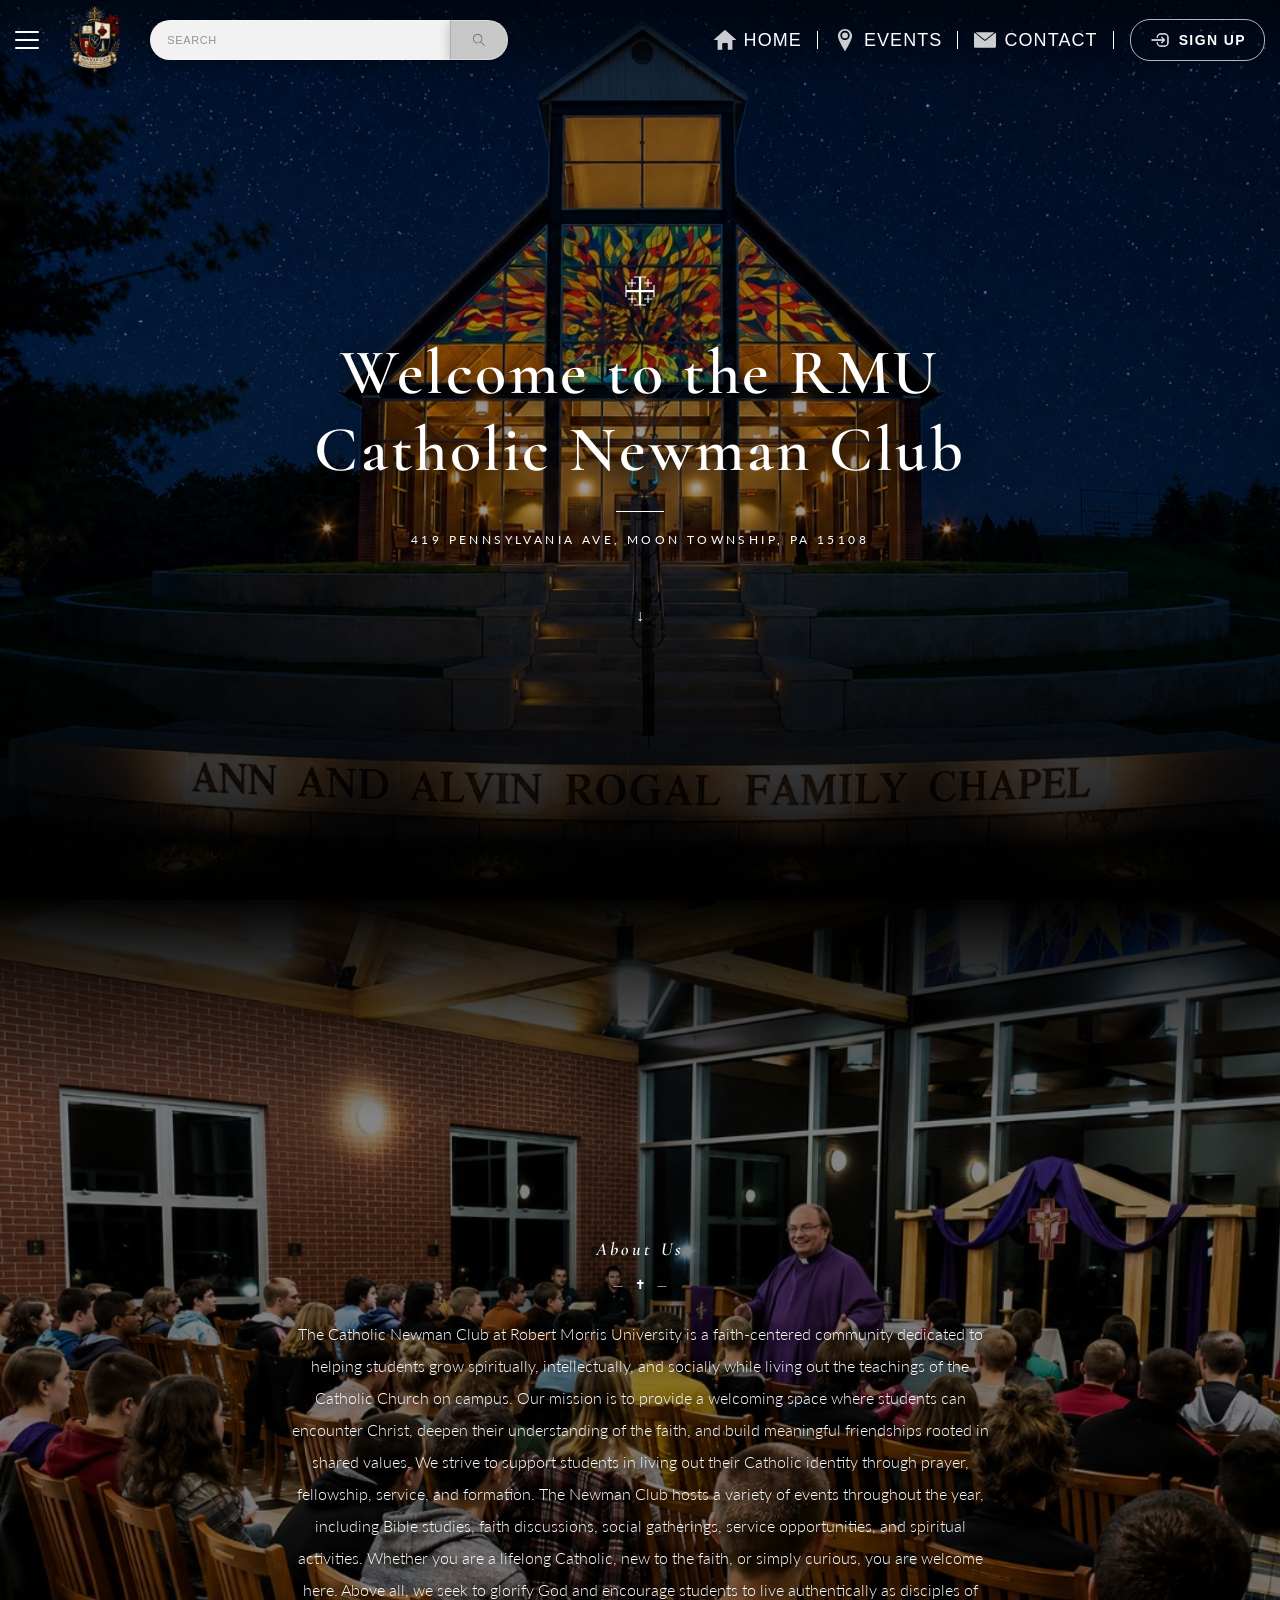
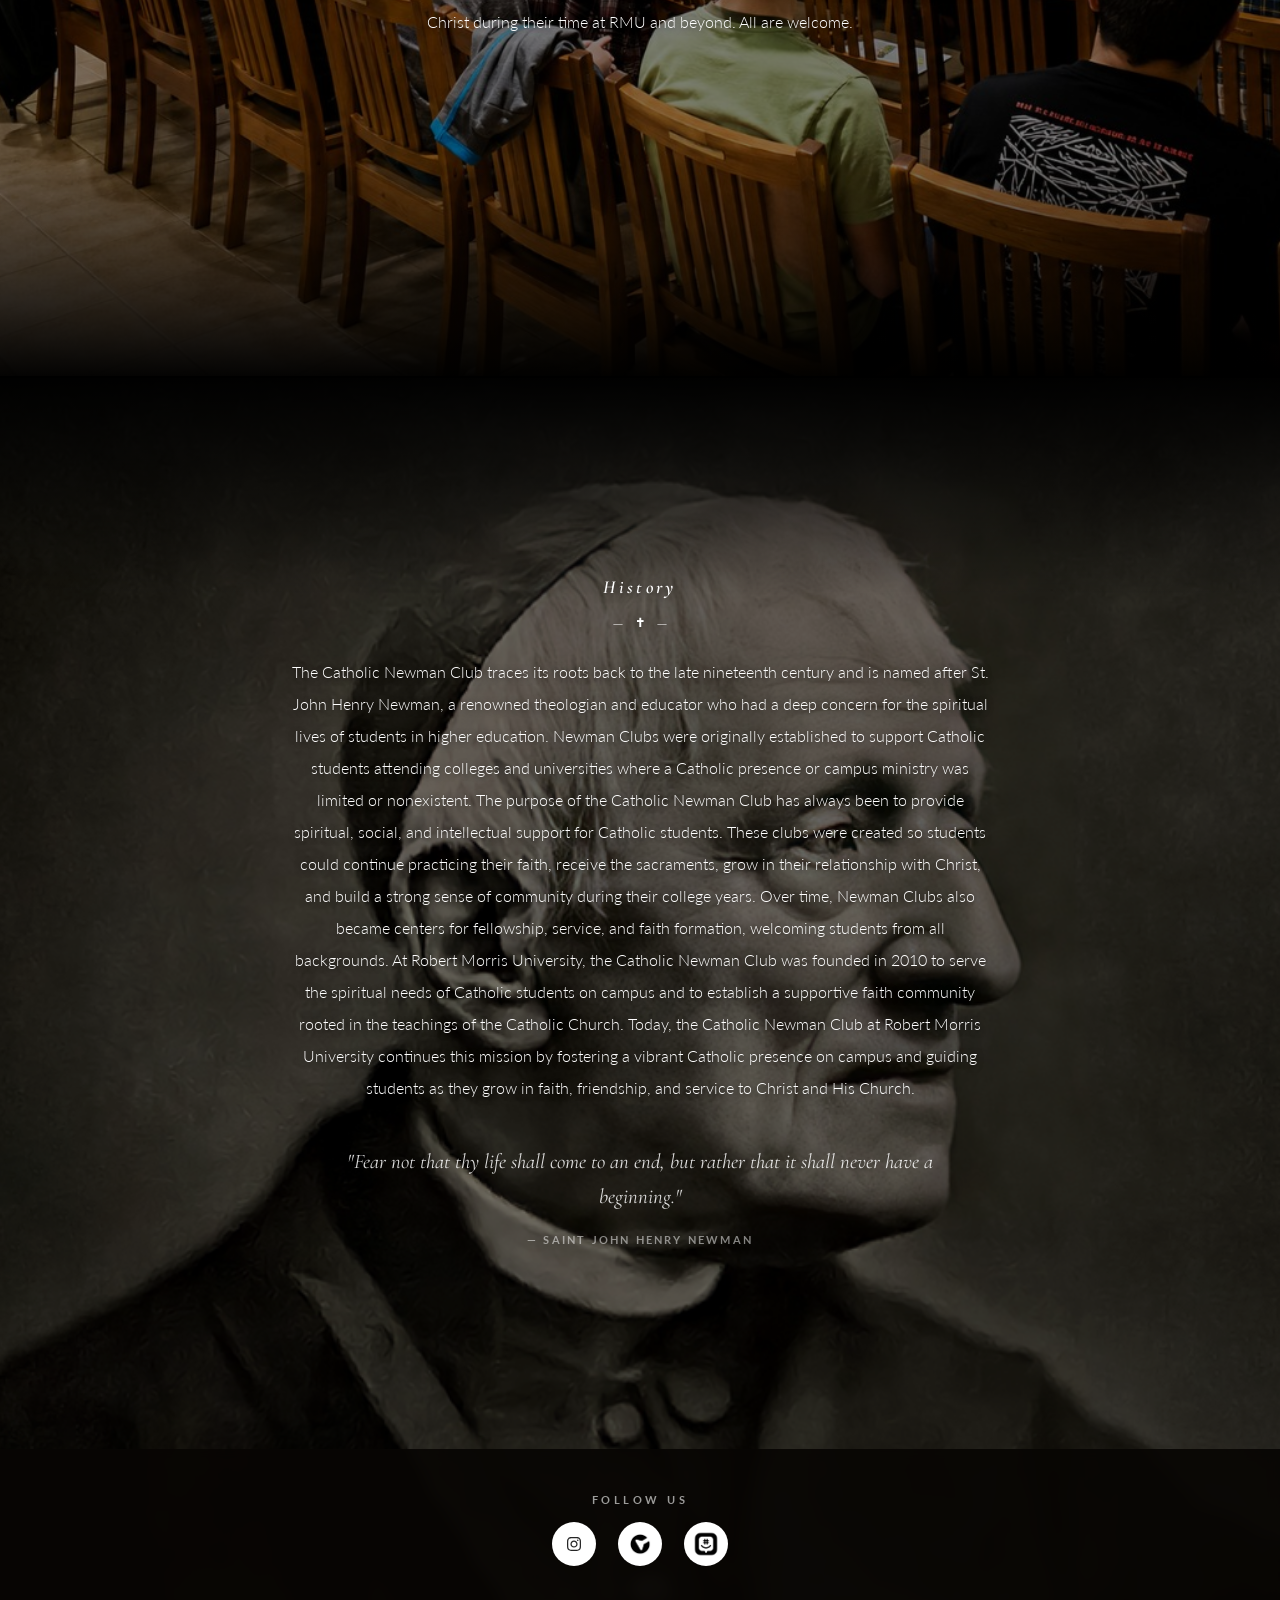
<file: index.html>
<!DOCTYPE html>
<html>
  <head>
    <title>RMU Catholic Newman Club</title>
    <meta charset="UTF-8">
    <meta name="viewport" content="width=device-width, initial-scale=1.0">
    <link rel="preconnect" href="https://fonts.googleapis.com">
    <link rel="preconnect" href="https://fonts.gstatic.com" crossorigin>
    <link href="https://fonts.googleapis.com/css2?family=Cormorant+Garamond:ital,wght@0,600;1,400;1,600&family=Lato:wght@300;400;700&display=swap" rel="stylesheet">
    <link rel="stylesheet" href="styles/header.css">
    <link rel="stylesheet" href="styles/index.css">
    <link rel="stylesheet" href="styles/footer.css">
    <link rel="icon" type="image/png" href="icons/cnc-logo.png">
  </head>

  <body>
    <div class="header">
      <div class="left-section">
        <button class="hamburger-menu-button">
          <span></span>
          <span></span>
          <span></span>
        </button>

        <nav class="off-screen-menu">
          <ul>
            <li class="menu-title pages-title">Pages</li>
            <li class="page-link">
              <img class="home-icon" src="icons/home.svg">
              <a href="index.html">Home</a>
            </li>
            <li class="page-link">
              <img class="events-icon" src="icons/events.svg">
              <a href="eventspage.html">Events</a>
            </li>
            <li class="page-link">
              <img class="contact-icon" src="icons/contact.svg">
              <a href="contactpage.html">Contact</a>
            </li>
            <li class="page-link">
              <img class="sign-up-icon" src="icons/sign-up.svg">
              <a href="sign-up-page.html">Sign Up</a>
            </li>

            <li class="menu-title">Resources</li>
            <li>
              <img class="eucharist-logo" src="icons/eucharist.jpg">
              <a href="https://www.miracolieucaristici.org/en/liste/list.html" target="_blank">Eucharistic Miracles</a>
            </li>
            <li>
              <img class="diocese-logo" src="icons/dop.png">
              <a href="https://diopitt.org/" target="_blank">Diocese of Pittsburgh</a>
            </li>
            <li>
              <img class="vatican-news-logo" src="icons/vaticannewslogo.jpg">
              <a href="https://www.vaticannews.va/en.html" target="_blank">Vatican News</a>
            </li>
            <li>
              <img class="catholic-answers-logo" src="icons/catholicanswerslogo.webp">
              <a href="https://www.catholic.com/" target="_blank">Catholic Answers</a>
            </li>
            <li>
              <img class="bible-logo" src="icons/biblegate.png">
              <a href="https://www.biblegateway.com/" target="_blank">Online Bible</a>
            </li>
            <li>
              <img class="catechism-logo" src="icons/Catechism of the Catholic Church, Revised.jpg">
              <a href="https://usccb.cld.bz/Catechism-of-the-Catholic-Church2" target="_blank">Online Catechism</a>
            </li>
            <li>
              <img class="ascension-logo" src="icons/ascension-presents-logo.jpeg">
              <a href="https://www.youtube.com/watch?v=RS8NrJ0Y5O8" target="_blank">How To Understand Mass</a>
            </li>
            <li>
              <img class="rosary-logo" src="icons/rosaryimage.jpg">
              <a href="https://www.usccb.org/how-to-pray-the-rosary" target="_blank">How to Pray the Rosary</a>
            </li>
            <li>
              <img class="how-logo" src="icons/howlogo.jpg">
              <a href="https://www.youtube.com/watch?v=P1HC0Vz67yo" target="_blank">How to Become Catholic</a>
            </li>
          </ul>
        </nav>

        <script>
          const hamburger = document.querySelector('.hamburger-menu-button');
          const menu = document.querySelector('.off-screen-menu');
          hamburger.addEventListener('click', () => {
            hamburger.classList.toggle('active');
            menu.classList.toggle('active');
          });
        </script>

        <img class="colonial-catholics-image" src="icons/cnc-logo.png">

        <div class="search-section">
          <input class="search-bar" type="text" placeholder="Search">
          <button class="search-button">
            <img class="search-icon" src="icons/search.svg">
          </button>
        </div>
      </div>

      <div class="right-section">
        <div class="nav-buttons">
          <button class="home-button">
            <img class="home-icon" src="icons/home.svg">
            <div class="home"><a href="index.html">Home</a></div>
          </button>
          <button class="events-button">
            <img class="events-icon" src="icons/events.svg">
            <div class="events"><a href="eventspage.html">Events</a></div>
          </button>
          <button class="contact-button">
            <img class="contact-icon" src="icons/contact.svg">
            <div class="contact"><a href="contactpage.html">Contact</a></div>
          </button>
          <button class="sign-up-button">
            <img class="sign-up-icon" src="icons/sign-up.svg">
            <div class="sign-up"><a href="sign-up-page.html">Sign Up</a></div>
          </button>
        </div>
      </div>
    </div>

    <script>
      document.addEventListener("DOMContentLoaded", () => {
        const searchInput = document.querySelector(".search-bar");
        const searchButton = document.querySelector(".search-button");
        const menu = document.querySelector(".off-screen-menu");

        if (!searchInput || !searchButton) return;

        const dropdown = document.createElement("div");
        dropdown.className = "search-dropdown";
        dropdown.style.display = "none";
        document.querySelector('.search-section').appendChild(dropdown);

        const pages = {
          "mass": { label: "Mass", url: "eventspage.html", newTab: false },
          "rosary": { label: "Rosary", url: "eventspage.html", newTab: false },
          "ethan zeledon": { label: "Ethan Zeledon", url: "contactpage.html", newTab: false },
          "men's group": { label: "Men's Group", url: "eventspage.html", newTab: false },
          "women's group": { label: "Women's Group", url: "eventspage.html", newTab: false },
          "bible study": { label: "Bible Study", url: "eventspage.html", newTab: false },
          "confession": { label: "Confession", url: "eventspage.html", newTab: false },
          "about": { label: "About", url: "index.html#interior-section", newTab: false },
          "history": { label: "History", url: "index.html#newman-section", newTab: false },
          "resources": { label: "Resources", action: "menu" },
          "instagram": { label: "Instagram Page", url: "https://www.instagram.com/rmunewmanclub/", newTab: true },
          "revolution": { label: "RMU Revolution Page", url: "https://revolution.rmu.edu/organization/catholic-newman-club", newTab: true, aliases: ["rmu", "rmu revolution"] },
          "groupme": { label: "GroupMe Page", url: "https://groupme.com/join_group/117966194/GCquS9V0", newTab: true, aliases: ["group me", "group-me"] }
        };

        function navigate(result) {
          dropdown.style.display = "none";
          searchInput.value = "";
          if (result.action === "menu") {
  if (menu) {
    menu.classList.add("active");
    hamburger.classList.add("active");
  }
  return;
}
          if (result.newTab) {
            window.open(result.url, "_blank", "noopener,noreferrer");
          } else {
            window.location.href = result.url;
          }
        }

        function namesOf(key) {
          return [key].concat(pages[key].aliases || []);
        }

        function handleSearch() {
          const query = searchInput.value.trim().toLowerCase();
          if (!query) return;
          for (const key in pages) {
            if (namesOf(key).includes(query)) { navigate(pages[key]); return; }
          }
          for (const key in pages) {
            if (namesOf(key).some(n => n.includes(query) || query.includes(n))) {
              navigate(pages[key]);
              return;
            }
          }
          alert("No results found.");
        }

        function renderDropdown(results) {
          dropdown.innerHTML = "";
          results.forEach(result => {
            const item = document.createElement("div");
            item.textContent = result.label;
            item.addEventListener("click", () => navigate(result));
            dropdown.appendChild(item);
          });
          dropdown.style.display = results.length ? "block" : "none";
        }

        function updateDropdown() {
          const query = searchInput.value.trim().toLowerCase();
          let results = [];
          if (!query) {
            results = Object.values(pages);
            renderDropdown(results);
            return;
          }
          for (const key in pages) {
            if (namesOf(key).includes(query)) results.push(pages[key]);
          }
          for (const key in pages) {
            if (!namesOf(key).includes(query) && namesOf(key).some(n => n.includes(query))) {
              results.push(pages[key]);
            }
          }
          renderDropdown(results);
        }

        searchInput.addEventListener("focus", updateDropdown);
        searchInput.addEventListener("input", updateDropdown);
        searchButton.addEventListener("click", handleSearch);
        searchInput.addEventListener("keydown", (e) => { if (e.key === "Enter") handleSearch(); });
        document.addEventListener("click", (e) => {
          if (!searchInput.contains(e.target) && !dropdown.contains(e.target)) {
            dropdown.style.display = "none";
          }
        });
      });
    </script>

    <div class="chapel-hero" id="chapel-hero">
      <img class="chapel-hero-img" src="icons/chapel-exterior.jpg" alt="Chapel exterior">
      <div class="chapel-hero-overlay"></div>
      <div class="chapel-hero-content">
        <img class="hero-cross" src="icons/jerusalem-cross.svg" alt="Cross">
        <h1 class="hero-title">Welcome to the RMU Catholic Newman Club</h1>
        <div class="hero-rule"></div>
        <p class="hero-address">419 Pennsylvania Ave, Moon Township, PA 15108</p>
        <div class="scroll-arrow">&#8595;</div>
      </div>
    </div>

    <div class="interior-section" id="interior-section">
      <div class="interior-overlay"></div>
      <div class="centered-content">
        <div class="about-us"><span>About Us</span></div>
        <div class="about-text">
          <span>
            The Catholic Newman Club at Robert Morris University is a faith-centered community dedicated to helping students grow spiritually, intellectually, and socially while living out the teachings of the Catholic Church on campus. Our mission is to provide a welcoming space where students can encounter Christ, deepen their understanding of the faith, and build meaningful friendships rooted in shared values. We strive to support students in living out their Catholic identity through prayer, fellowship, service, and formation. The Newman Club hosts a variety of events throughout the year, including Bible studies, faith discussions, social gatherings, service opportunities, and spiritual activities. Whether you are a lifelong Catholic, new to the faith, or simply curious, you are welcome here. Above all, we seek to glorify God and encourage students to live authentically as disciples of Christ during their time at RMU and beyond. All are welcome.
          </span>
        </div>
      </div>
    </div>

    <div class="newman-section" id="newman-section">
      <div class="newman-overlay"></div>
      <div class="centered-content">
        <div class="history"><span>History</span></div>
        <div class="history-text">
          <span>
            The Catholic Newman Club traces its roots back to the late nineteenth century and is named after St. John Henry Newman, a renowned theologian and educator who had a deep concern for the spiritual lives of students in higher education. Newman Clubs were originally established to support Catholic students attending colleges and universities where a Catholic presence or campus ministry was limited or nonexistent. The purpose of the Catholic Newman Club has always been to provide spiritual, social, and intellectual support for Catholic students. These clubs were created so students could continue practicing their faith, receive the sacraments, grow in their relationship with Christ, and build a strong sense of community during their college years. Over time, Newman Clubs also became centers for fellowship, service, and faith formation, welcoming students from all backgrounds. At Robert Morris University, the Catholic Newman Club was founded in 2010 to serve the spiritual needs of Catholic students on campus and to establish a supportive faith community rooted in the teachings of the Catholic Church. Today, the Catholic Newman Club at Robert Morris University continues this mission by fostering a vibrant Catholic presence on campus and guiding students as they grow in faith, friendship, and service to Christ and His Church.
          </span>
        </div>
        <blockquote class="newman-quote">
          "Fear not that thy life shall come to an end, but rather that it shall never have a beginning."
          <cite>— Saint John Henry Newman</cite>
        </blockquote>
      </div>

      <footer id="footer">
        <div class="follow-us">Follow Us</div>
        <div class="social-icons">
          <a href="https://www.instagram.com/rmunewmanclub/" target="_blank" rel="noopener noreferrer" class="social-button" title="Instagram" aria-label="Instagram">
            <img class="instagram-icon" src="icons/instagram-brands-solid-full.svg" alt="">
          </a>
          <a href="https://revolution.rmu.edu/organization/catholic-newman-club" target="_blank" rel="noopener noreferrer" class="social-button" title="RMU Revolution &#8212; Catholic Newman Club" aria-label="RMU Revolution &#8212; Catholic Newman Club">
            <img class="revolution-icon" src="icons/revolution-favicon.png" alt="">
          </a>
          <a href="https://groupme.com/join_group/117966194/GCquS9V0" target="_blank" rel="noopener noreferrer" class="social-button" title="Join our GroupMe" aria-label="Join our GroupMe">
            <img class="groupme-icon" src="icons/groupme-logo.png" alt="">
          </a>
        </div>
      </footer>
    </div>

    <script>
      (function () {
        const header = document.querySelector('.header');
        window.addEventListener('scroll', function () {
          if (window.scrollY > 40) {
            header.style.background = 'rgba(8, 6, 4, 0.92)';
            header.style.backdropFilter = 'blur(6px)';
          } else {
            header.style.background = '';
            header.style.backdropFilter = '';
          }
        }, { passive: true });
      })();
    </script>

  </body>
</html>
</file>
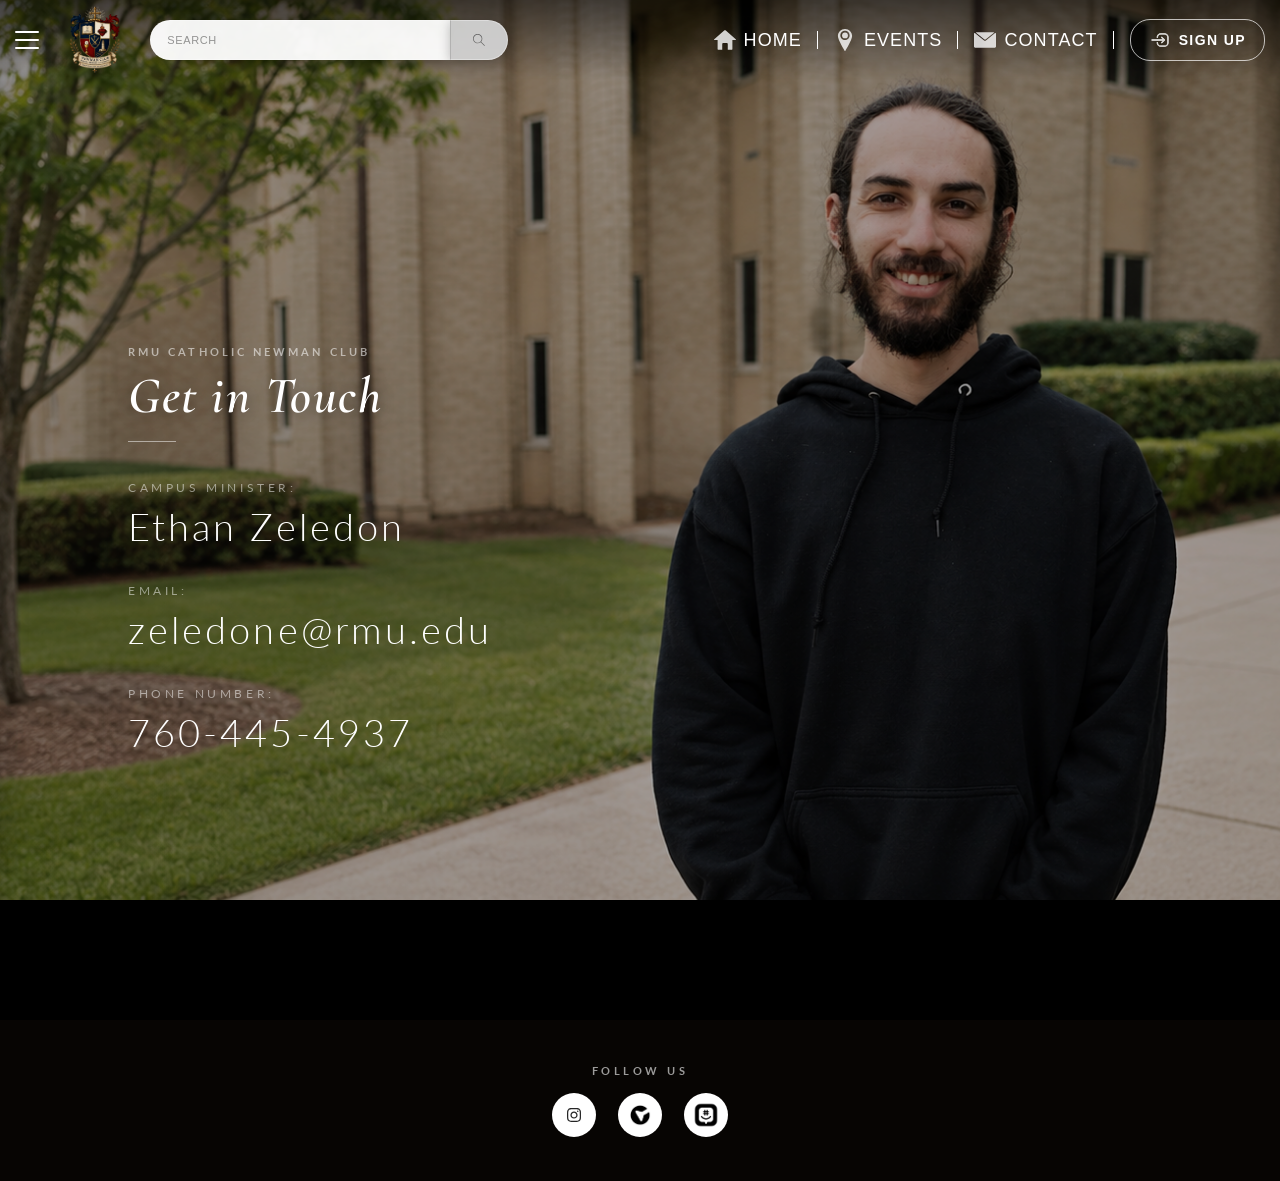
<file: contactpage.html>
<!DOCTYPE html>
<html>
  <head>
    <title>RMU Catholic Newman Club</title>
    <meta charset="UTF-8">
    <meta name="viewport" content="width=device-width, initial-scale=1.0">
    <link rel="preconnect" href="https://fonts.googleapis.com">
    <link rel="preconnect" href="https://fonts.gstatic.com" crossorigin>
    <link href="https://fonts.googleapis.com/css2?family=Cormorant+Garamond:ital,wght@0,600;1,400;1,600&family=Lato:wght@300;400;700&display=swap" rel="stylesheet">
    <link rel="stylesheet" href="styles/header.css">
    <link rel="stylesheet" href="styles/contactpage.css">
    <link rel="stylesheet" href="styles/footer.css">
    <link rel="icon" type="image/png" href="icons/cnc-logo.png">
  </head>

  <body>
    <div class="header">
      <div class="left-section">
        <button class="hamburger-menu-button">
          <span></span>
          <span></span>
          <span></span>
        </button>

        <nav class="off-screen-menu">
          <ul>
            <li class="menu-title pages-title">Pages</li>
            <li class="page-link">
              <img class="home-icon" src="icons/home.svg">
              <a href="index.html">Home</a>
            </li>
            <li class="page-link">
              <img class="events-icon" src="icons/events.svg">
              <a href="eventspage.html">Events</a>
            </li>
            <li class="page-link">
              <img class="contact-icon" src="icons/contact.svg">
              <a href="contactpage.html">Contact</a>
            </li>
            <li class="page-link">
              <img class="sign-up-icon" src="icons/sign-up.svg">
              <a href="sign-up-page.html">Sign Up</a>
            </li>

            <li class="menu-title">Resources</li>
            <li>
              <img class="eucharist-logo" src="icons/eucharist.jpg">
              <a href="https://www.miracolieucaristici.org/en/liste/list.html" target="_blank">Eucharistic Miracles</a>
            </li>
            <li>
              <img class="diocese-logo" src="icons/dop.png">
              <a href="https://diopitt.org/" target="_blank">Diocese of Pittsburgh</a>
            </li>
            <li>
              <img class="vatican-news-logo" src="icons/vaticannewslogo.jpg">
              <a href="https://www.vaticannews.va/en.html" target="_blank">Vatican News</a>
            </li>
            <li>
              <img class="catholic-answers-logo" src="icons/catholicanswerslogo.webp">
              <a href="https://www.catholic.com/" target="_blank">Catholic Answers</a>
            </li>
            <li>
              <img class="bible-logo" src="icons/biblegate.png">
              <a href="https://www.biblegateway.com/" target="_blank">Online Bible</a>
            </li>
            <li>
              <img class="catechism-logo" src="icons/Catechism of the Catholic Church, Revised.jpg">
              <a href="https://usccb.cld.bz/Catechism-of-the-Catholic-Church2" target="_blank">Online Catechism</a>
            </li>
            <li>
              <img class="ascension-logo" src="icons/ascension-presents-logo.jpeg">
              <a href="https://www.youtube.com/watch?v=RS8NrJ0Y5O8" target="_blank">How To Understand Mass</a>
            </li>
            <li>
              <img class="rosary-logo" src="icons/rosaryimage.jpg">
              <a href="https://www.usccb.org/how-to-pray-the-rosary" target="_blank">How to Pray the Rosary</a>
            </li>
            <li>
              <img class="how-logo" src="icons/howlogo.jpg">
              <a href="https://www.youtube.com/watch?v=P1HC0Vz67yo" target="_blank">How to Become Catholic</a>
            </li>
          </ul>
        </nav>

        <script>
          const hamburger = document.querySelector('.hamburger-menu-button');
          const menu = document.querySelector('.off-screen-menu');
          hamburger.addEventListener('click', () => {
            hamburger.classList.toggle('active');
            menu.classList.toggle('active');
          });
        </script>

        <img class="colonial-catholics-image" src="icons/cnc-logo.png">

        <div class="search-section">
          <input class="search-bar" type="text" placeholder="Search">
          <button class="search-button">
            <img class="search-icon" src="icons/search.svg">
          </button>
        </div>
      </div>

      <div class="right-section">
        <div class="nav-buttons">
          <button class="home-button">
            <img class="home-icon" src="icons/home.svg">
            <div class="home"><a href="index.html">Home</a></div>
          </button>
          <button class="events-button">
            <img class="events-icon" src="icons/events.svg">
            <div class="events"><a href="eventspage.html">Events</a></div>
          </button>
          <button class="contact-button">
            <img class="contact-icon" src="icons/contact.svg">
            <div class="contact"><a href="contactpage.html">Contact</a></div>
          </button>
          <button class="sign-up-button">
            <img class="sign-up-icon" src="icons/sign-up.svg">
            <div class="sign-up"><a href="sign-up-page.html">Sign Up</a></div>
          </button>
        </div>
      </div>
    </div>

    <script>
      document.addEventListener("DOMContentLoaded", () => {
        const searchInput = document.querySelector(".search-bar");
        const searchButton = document.querySelector(".search-button");
        const menu = document.querySelector(".off-screen-menu");

        if (!searchInput || !searchButton) return;

        const dropdown = document.createElement("div");
        dropdown.className = "search-dropdown";
        dropdown.style.display = "none";
        document.querySelector('.search-section').appendChild(dropdown);

        const pages = {
          "mass": { label: "Mass", url: "eventspage.html", newTab: false },
          "rosary": { label: "Rosary", url: "eventspage.html", newTab: false },
          "ethan zeledon": { label: "Ethan Zeledon", url: "contactpage.html", newTab: false },
          "men's group": { label: "Men's Group", url: "eventspage.html", newTab: false },
          "women's group": { label: "Women's Group", url: "eventspage.html", newTab: false },
          "bible study": { label: "Bible Study", url: "eventspage.html", newTab: false },
          "confession": { label: "Confession", url: "eventspage.html", newTab: false },
          "about": { label: "About", url: "index.html#interior-section", newTab: false },
          "history": { label: "History", url: "index.html#newman-section", newTab: false },
          "resources": { label: "Resources", action: "menu" },
          "instagram": { label: "Instagram Page", url: "https://www.instagram.com/rmunewmanclub/", newTab: true },
          "revolution": { label: "RMU Revolution Page", url: "https://revolution.rmu.edu/organization/catholic-newman-club", newTab: true, aliases: ["rmu", "rmu revolution"] },
          "groupme": { label: "GroupMe Page", url: "https://groupme.com/join_group/117966194/GCquS9V0", newTab: true, aliases: ["group me", "group-me"] }
        };

        function navigate(result) {
          dropdown.style.display = "none";
          searchInput.value = "";
          if (result.action === "menu") {
  if (menu) {
    menu.classList.add("active");
    hamburger.classList.add("active");
  }
  return;
}
          if (result.newTab) {
            window.open(result.url, "_blank", "noopener,noreferrer");
          } else {
            window.location.href = result.url;
          }
        }

        function namesOf(key) {
          return [key].concat(pages[key].aliases || []);
        }

        function handleSearch() {
          const query = searchInput.value.trim().toLowerCase();
          if (!query) return;
          for (const key in pages) {
            if (namesOf(key).includes(query)) { navigate(pages[key]); return; }
          }
          for (const key in pages) {
            if (namesOf(key).some(n => n.includes(query) || query.includes(n))) {
              navigate(pages[key]);
              return;
            }
          }
          alert("No results found.");
        }

        function renderDropdown(results) {
          dropdown.innerHTML = "";
          results.forEach(result => {
            const item = document.createElement("div");
            item.textContent = result.label;
            item.addEventListener("click", () => navigate(result));
            dropdown.appendChild(item);
          });
          dropdown.style.display = results.length ? "block" : "none";
        }

        function updateDropdown() {
          const query = searchInput.value.trim().toLowerCase();
          let results = [];
          if (!query) {
            results = Object.values(pages);
            renderDropdown(results);
            return;
          }
          for (const key in pages) {
            if (namesOf(key).includes(query)) results.push(pages[key]);
          }
          for (const key in pages) {
            if (!namesOf(key).includes(query) && namesOf(key).some(n => n.includes(query))) {
              results.push(pages[key]);
            }
          }
          renderDropdown(results);
        }

        searchInput.addEventListener("focus", updateDropdown);
        searchInput.addEventListener("input", updateDropdown);
        searchButton.addEventListener("click", handleSearch);
        searchInput.addEventListener("keydown", (e) => { if (e.key === "Enter") handleSearch(); });
        document.addEventListener("click", (e) => {
          if (!searchInput.contains(e.target) && !dropdown.contains(e.target)) {
            dropdown.style.display = "none";
          }
        });
      });
    </script>

    <!-- CONTACT INFO -->
    <div class="contact-section">
      <div class="contact-text">
        <div class="contact-heading">
          <span class="contact-eyebrow">RMU Catholic Newman Club</span>
          <h1 class="contact-title">Get in Touch</h1>
          <div class="contact-rule"></div>
        </div>
        <div class="minister">
          <span class="minister-label">Campus Minister:</span>
          <span class="minister-text">Ethan Zeledon</span>
        </div>

        <div class="email">
          <span class="email-label">Email:</span>
          <span class="email-text">zeledone@rmu.edu</span>
        </div>

        <div class="phone-number">
          <span class="phone-number-label">Phone Number:</span>
          <span class="phone-number-text">760-445-4937</span>
        </div>
      </div>

    </div>


    <div class="contact-spacer"></div>

    <!-- FOOTER -->
    <footer id="footer">
      <div class="follow-us">Follow Us</div>
      <div class="social-icons">
        <a href="https://www.instagram.com/rmunewmanclub/" target="_blank" rel="noopener noreferrer" class="social-button" title="Instagram" aria-label="Instagram">
          <img class="instagram-icon" src="icons/instagram-brands-solid-full.svg" alt="">
        </a>
        <a href="https://revolution.rmu.edu/organization/catholic-newman-club" target="_blank" rel="noopener noreferrer" class="social-button" title="RMU Revolution &#8212; Catholic Newman Club" aria-label="RMU Revolution &#8212; Catholic Newman Club">
          <img class="revolution-icon" src="icons/revolution-favicon.png" alt="">
        </a>
        <a href="https://groupme.com/join_group/117966194/GCquS9V0" target="_blank" rel="noopener noreferrer" class="social-button" title="Join our GroupMe" aria-label="Join our GroupMe">
          <img class="groupme-icon" src="icons/groupme-logo.png" alt="">
        </a>
      </div>
    </footer>

    <script>
      (function () {
        const header = document.querySelector('.header');
        window.addEventListener('scroll', function () {
          if (window.scrollY > 40) {
            header.style.background = 'rgba(8, 6, 4, 0.92)';
            header.style.backdropFilter = 'blur(6px)';
          } else {
            header.style.background = '';
            header.style.backdropFilter = '';
          }
        }, { passive: true });
      })();
    </script>

  </body>
</html>
</file>
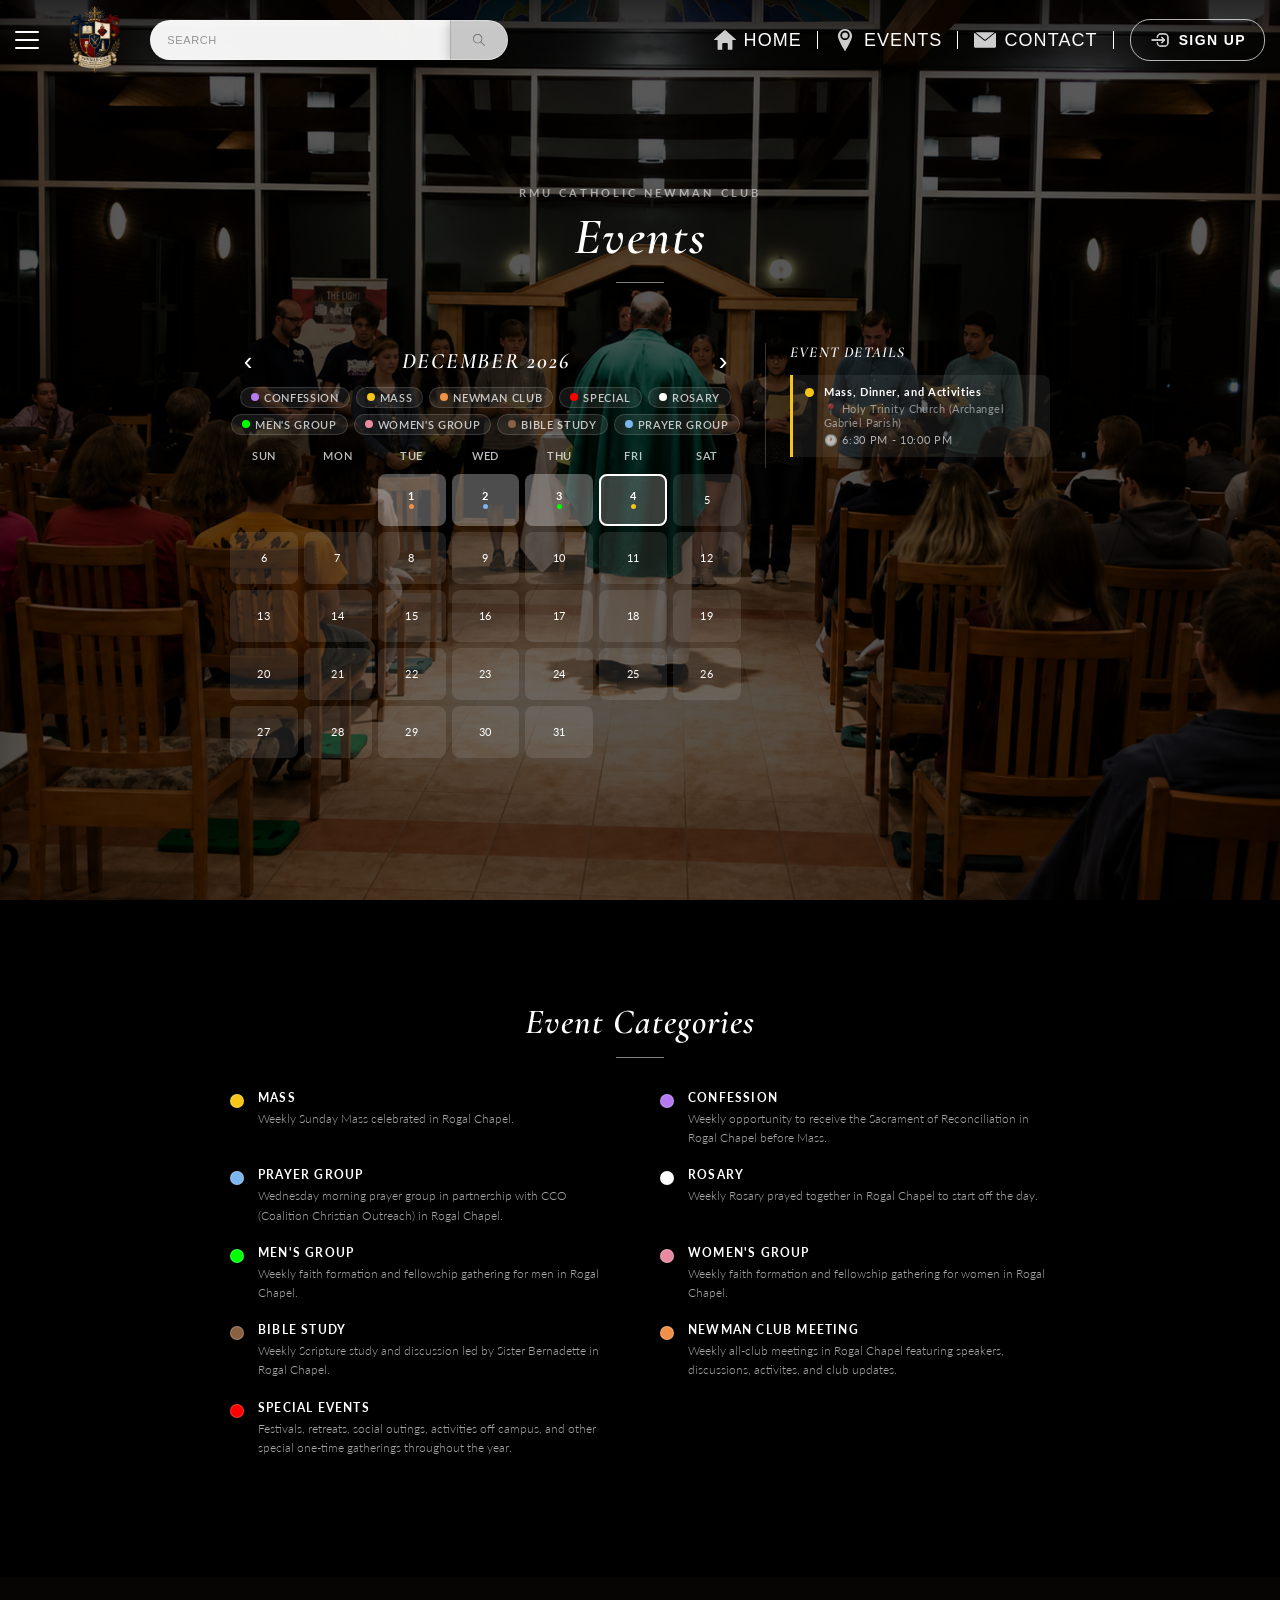
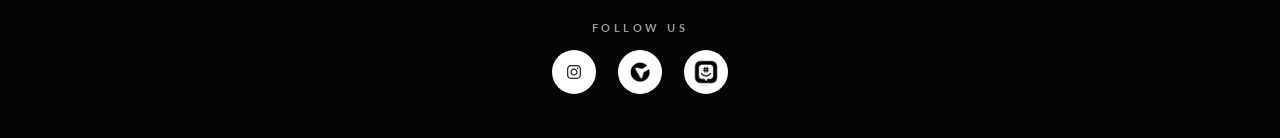
<file: eventspage.html>
<!DOCTYPE html>
<html>
  <head>
    <title>RMU Catholic Newman Club</title>
    <meta charset="UTF-8">
    <meta name="viewport" content="width=device-width, initial-scale=1.0">
    <link rel="preconnect" href="https://fonts.googleapis.com">
    <link rel="preconnect" href="https://fonts.gstatic.com" crossorigin>
    <link href="https://fonts.googleapis.com/css2?family=Cormorant+Garamond:ital,wght@0,600;1,400;1,600&family=Lato:wght@300;400;700&display=swap" rel="stylesheet">
    <link rel="stylesheet" href="styles/header.css">
    <link rel="stylesheet" href="styles/eventspage.css">
    <link rel="stylesheet" href="styles/footer.css">
    <link rel="icon" type="image/png" href="icons/cnc-logo.png">
  </head>

  <body>
    <div class="bg-slideshow">
      <div class="bg-slideshow-slide active" style="background-image: url('icons/events-page-photo-11.png')"></div>
      <div class="bg-slideshow-slide" style="background-image: url('icons/events-page-photo-1.png')"></div>
      <div class="bg-slideshow-slide" style="background-image: url('icons/events-page-photo-2.png')"></div>
      <div class="bg-slideshow-slide" style="background-image: url('icons/events-page-photo-12.png')"></div>
      <div class="bg-slideshow-slide" style="background-image: url('icons/events-page-photo-3.png')"></div>
      <div class="bg-slideshow-slide" style="background-image: url('icons/events-page-photo-4.png')"></div>
      <div class="bg-slideshow-slide" style="background-image: url('icons/events-page-photo-5.png')"></div>
      <div class="bg-slideshow-slide" style="background-image: url('icons/events-page-photo-6.png')"></div>
      <div class="bg-slideshow-slide" style="background-image: url('icons/events-page-photo-7.png')"></div>
      <div class="bg-slideshow-slide" style="background-image: url('icons/events-page-photo-8.png')"></div>
      <div class="bg-slideshow-slide" style="background-image: url('icons/events-page-photo-9.png')"></div>
      <div class="bg-slideshow-slide" style="background-image: url('icons/events-page-photo-10.png')"></div>
    </div>

    <script>
      (function() {
        const slides = document.querySelectorAll('.bg-slideshow-slide');
        let current = 0;
        setInterval(() => {
          slides[current].classList.remove('active');
          current = (current + 1) % slides.length;
          slides[current].classList.add('active');
        }, 5000);
      })();
    </script>

    <div class="header">
      <div class="left-section">
        <button class="hamburger-menu-button">
          <span></span>
          <span></span>
          <span></span>
        </button>

        <nav class="off-screen-menu">
          <ul>
            <li class="menu-title pages-title">Pages</li>
            <li class="page-link">
              <img class="home-icon" src="icons/home.svg">
              <a href="index.html">Home</a>
            </li>
            <li class="page-link">
              <img class="events-icon" src="icons/events.svg">
              <a href="eventspage.html">Events</a>
            </li>
            <li class="page-link">
              <img class="contact-icon" src="icons/contact.svg">
              <a href="contactpage.html">Contact</a>
            </li>
            <li class="page-link">
              <img class="sign-up-icon" src="icons/sign-up.svg">
              <a href="sign-up-page.html">Sign Up</a>
            </li>

            <li class="menu-title">Resources</li>
            <li>
              <img class="eucharist-logo" src="icons/eucharist.jpg">
              <a href="https://www.miracolieucaristici.org/en/liste/list.html" target="_blank">Eucharistic Miracles</a>
            </li>
            <li>
              <img class="diocese-logo" src="icons/dop.png">
              <a href="https://diopitt.org/" target="_blank">Diocese of Pittsburgh</a>
            </li>
            <li>
              <img class="vatican-news-logo" src="icons/vaticannewslogo.jpg">
              <a href="https://www.vaticannews.va/en.html" target="_blank">Vatican News</a>
            </li>
            <li>
              <img class="catholic-answers-logo" src="icons/catholicanswerslogo.webp">
              <a href="https://www.catholic.com/" target="_blank">Catholic Answers</a>
            </li>
            <li>
              <img class="bible-logo" src="icons/biblegate.png">
              <a href="https://www.biblegateway.com/" target="_blank">Online Bible</a>
            </li>
            <li>
              <img class="catechism-logo" src="icons/Catechism of the Catholic Church, Revised.jpg">
              <a href="https://usccb.cld.bz/Catechism-of-the-Catholic-Church2" target="_blank">Online Catechism</a>
            </li>
            <li>
              <img class="ascension-logo" src="icons/ascension-presents-logo.jpeg">
              <a href="https://www.youtube.com/watch?v=RS8NrJ0Y5O8" target="_blank">How To Understand Mass</a>
            </li>
            <li>
              <img class="rosary-logo" src="icons/rosaryimage.jpg">
              <a href="https://www.usccb.org/how-to-pray-the-rosary" target="_blank">How to Pray the Rosary</a>
            </li>
            <li>
              <img class="how-logo" src="icons/howlogo.jpg">
              <a href="https://www.youtube.com/watch?v=P1HC0Vz67yo" target="_blank">How to Become Catholic</a>
            </li>
          </ul>
        </nav>

        <script>
          const hamburger = document.querySelector('.hamburger-menu-button');
          const menu = document.querySelector('.off-screen-menu');
          hamburger.addEventListener('click', () => {
            hamburger.classList.toggle('active');
            menu.classList.toggle('active');
          });
        </script>

        <img class="colonial-catholics-image" src="icons/cnc-logo.png">

        <div class="search-section">
          <input class="search-bar" type="text" placeholder="Search">
          <button class="search-button">
            <img class="search-icon" src="icons/search.svg">
          </button>
        </div>
      </div>

      <div class="right-section">
        <div class="nav-buttons">
          <button class="home-button">
            <img class="home-icon" src="icons/home.svg">
            <div class="home"><a href="index.html">Home</a></div>
          </button>
          <button class="events-button">
            <img class="events-icon" src="icons/events.svg">
            <div class="events"><a href="eventspage.html">Events</a></div>
          </button>
          <button class="contact-button">
            <img class="contact-icon" src="icons/contact.svg">
            <div class="contact"><a href="contactpage.html">Contact</a></div>
          </button>
          <button class="sign-up-button">
            <img class="sign-up-icon" src="icons/sign-up.svg">
            <div class="sign-up"><a href="sign-up-page.html">Sign Up</a></div>
          </button>
        </div>
      </div>
    </div>

    <script>
      document.addEventListener("DOMContentLoaded", () => {
        const searchInput = document.querySelector(".search-bar");
        const searchButton = document.querySelector(".search-button");
        const menu = document.querySelector(".off-screen-menu");

        if (!searchInput || !searchButton) return;

        const dropdown = document.createElement("div");
        dropdown.className = "search-dropdown";
        dropdown.style.display = "none";
        document.querySelector('.search-section').appendChild(dropdown);

        const pages = {
          "mass": { label: "Mass", url: "eventspage.html", newTab: false },
          "rosary": { label: "Rosary", url: "eventspage.html", newTab: false },
          "ethan zeledon": { label: "Ethan Zeledon", url: "contactpage.html", newTab: false },
          "men's group": { label: "Men's Group", url: "eventspage.html", newTab: false },
          "women's group": { label: "Women's Group", url: "eventspage.html", newTab: false },
          "bible study": { label: "Bible Study", url: "eventspage.html", newTab: false },
          "confession": { label: "Confession", url: "eventspage.html", newTab: false },
          "about": { label: "About", url: "index.html#interior-section", newTab: false },
          "history": { label: "History", url: "index.html#newman-section", newTab: false },
          "resources": { label: "Resources", action: "menu" },
          "instagram": { label: "Instagram Page", url: "https://www.instagram.com/rmunewmanclub/", newTab: true },
          "revolution": { label: "RMU Revolution Page", url: "https://revolution.rmu.edu/organization/catholic-newman-club", newTab: true, aliases: ["rmu", "rmu revolution"] },
          "groupme": { label: "GroupMe Page", url: "https://groupme.com/join_group/117966194/GCquS9V0", newTab: true, aliases: ["group me", "group-me"] }
        };

        function navigate(result) {
          dropdown.style.display = "none";
          searchInput.value = "";
          if (result.action === "menu") {
            if (menu) {
              menu.classList.add("active");
              hamburger.classList.add("active");
            }
            return;
          }
          if (result.newTab) {
            window.open(result.url, "_blank", "noopener,noreferrer");
          } else {
            window.location.href = result.url;
          }
        }

        function namesOf(key) {
          return [key].concat(pages[key].aliases || []);
        }

        function handleSearch() {
          const query = searchInput.value.trim().toLowerCase();
          if (!query) return;
          for (const key in pages) {
            if (namesOf(key).includes(query)) { navigate(pages[key]); return; }
          }
          for (const key in pages) {
            if (namesOf(key).some(n => n.includes(query) || query.includes(n))) {
              navigate(pages[key]);
              return;
            }
          }
          alert("No results found.");
        }

        function renderDropdown(results) {
          dropdown.innerHTML = "";
          results.forEach(result => {
            const item = document.createElement("div");
            item.textContent = result.label;
            item.addEventListener("click", () => navigate(result));
            dropdown.appendChild(item);
          });
          dropdown.style.display = results.length ? "block" : "none";
        }

        function updateDropdown() {
          const query = searchInput.value.trim().toLowerCase();
          let results = [];
          if (!query) {
            results = Object.values(pages);
            renderDropdown(results);
            return;
          }
          for (const key in pages) {
            if (namesOf(key).includes(query)) results.push(pages[key]);
          }
          for (const key in pages) {
            if (!namesOf(key).includes(query) && namesOf(key).some(n => n.includes(query))) {
              results.push(pages[key]);
            }
          }
          renderDropdown(results);
        }

        searchInput.addEventListener("focus", updateDropdown);
        searchInput.addEventListener("input", updateDropdown);
        searchButton.addEventListener("click", handleSearch);
        searchInput.addEventListener("keydown", (e) => { if (e.key === "Enter") handleSearch(); });
        document.addEventListener("click", (e) => {
          if (!searchInput.contains(e.target) && !dropdown.contains(e.target)) {
            dropdown.style.display = "none";
          }
        });
      });
    </script>

    <!-- EVENTS CALENDAR -->
    <main class="events-page">
      <div class="events-heading-wrap">
        <span class="events-eyebrow">RMU Catholic Newman Club</span>
        <h1 class="events-title">Events</h1>
        <div class="events-rule"></div>
      </div>
      <section class="calendar-container">

        <!-- Left column: nav + legend + grid -->
        <div class="calendar-left">
          <div class="calendar-nav">
            <button class="nav-btn" id="prevMonth">&#8249;</button>
            <h2 id="monthYear"></h2>
            <button class="nav-btn" id="nextMonth">&#8250;</button>
          </div>

          <div class="legend" id="legend"></div>

          <div class="calendar">
            <div class="day-name">Sun</div>
            <div class="day-name">Mon</div>
            <div class="day-name">Tue</div>
            <div class="day-name">Wed</div>
            <div class="day-name">Thu</div>
            <div class="day-name">Fri</div>
            <div class="day-name">Sat</div>
          </div>
        </div>

        <!-- Right column: event details -->
        <div class="calendar-right">
          <div id="event-details" class="event-details">
            <h3>Event Details</h3>
            <p id="event-info">Click a highlighted day to see events.</p>
          </div>
        </div>

      </section>
    </main>

    <!-- EVENTS SCRIPT -->
    <script>
      const calendar    = document.querySelector(".calendar");
      const monthYearEl = document.getElementById("monthYear");
      const eventInfo   = document.getElementById("event-info");
      const legend      = document.getElementById("legend");

      const today = new Date();
      let currentYear  = today.getFullYear();
      let currentMonth = today.getMonth();

      const events = {
        "2026-8-30": [
          { title: "Confession | Rogal Chapel", time: "4:45 PM" },
          { title: "Mass | Rogal Chapel", time: "5:15 PM" }
        ],
        "2026-9-1": [
          { title: "Catholic Newman Club Meeting | Rogal Chapel", time: "5:00 PM - 6:00 PM" },
          { title: "Bonfire | Nicholson Center 1 Firepit", time: "8:00 PM - 10:00 PM" }
        ],
        "2026-9-2": [
          { title: "Rosary | Rogal Chapel", time: "10:00 AM" }
        ],
        "2026-9-3": [
          { title: "Men's Group | Rogal Chapel", time: "12:30 PM - 2:00 PM" }
        ],
        "2026-9-4": [
          { title: "Mass, Dinner, and Activities | Holy Trinity Church (Archangel Gabriel Parish)", time: "6:30 PM - 10:00 PM" }
        ],
        "2026-9-5": [
          { title: "Festival of Praise | Franciscan University of Steubenville", time: "7:00 PM" }
        ],
        "2026-9-6": [
          { title: "Confession | Rogal Chapel", time: "7:30 PM" },
          { title: "Mass | Rogal Chapel", time: "8:00 PM" }
        ],
        "2026-9-8": [
          { title: "Catholic Newman Club Meeting (Father Mingwei Li Presentation on The Church in China) | Rogal Chapel", time: "5:00 PM - 6:00 PM" }
        ],
        "2026-9-9": [
          { title: "Rosary | Rogal Chapel", time: "10:00 AM" }
        ],
        "2026-9-10": [
          { title: "Men's Group | Rogal Chapel", time: "12:30 PM - 2:00 PM" }
        ],
        "2026-9-11": [
          { title: "Mass, Dinner, and Activities | Holy Trinity Church (Archangel Gabriel Parish)", time: "6:30 PM - 10:00 PM" }
        ],
        "2026-9-12": [
          { title: "Mini Golf | Neville Island", time: "6:00 PM" }
        ],
        "2026-9-13": [
          { title: "Confession | Rogal Chapel", time: "7:30 PM" },
          { title: "Mass | Rogal Chapel", time: "8:00 PM" }
        ],
        "2026-9-15": [
          { title: "Catholic Newman Club Meeting | Rogal Chapel", time: "5:00 PM - 6:00 PM" }
        ],
        "2026-9-16": [
          { title: "Rosary | Rogal Chapel", time: "10:00 AM" }
        ],
        "2026-9-17": [
          { title: "Men's Group | Rogal Chapel", time: "12:30 PM - 2:00 PM" }
        ],
        "2026-9-18": [
          { title: "Cornhole and Donuts | Rogal Chapel", time: "12:00 PM" },
          { title: "Mass, Dinner, and Activities | Holy Trinity Church (Archangel Gabriel Parish)", time: "6:30 PM - 10:00 PM" }
        ],
        "2026-9-19": [
          { title: "FEST PGH | F.N.B. Stadium", time: "12:00 PM - 10:30 PM" }
        ],
        "2026-9-20": [
          { title: "Confession | Rogal Chapel", time: "7:30 PM" },
          { title: "Mass | Rogal Chapel", time: "8:00 PM" }
        ],
        "2026-9-22": [
          { title: "Catholic Newman Club Meeting | Rogal Chapel", time: "5:00 PM - 6:00 PM" }
        ],
        "2026-9-23": [
          { title: "Rosary | Rogal Chapel", time: "10:00 AM" }
        ],
        "2026-9-24": [
          { title: "Men's Group | Rogal Chapel", time: "12:30 PM - 2:00 PM" }
        ],
        "2026-9-25": [
          { title: "Women's Group | Rogal Chapel", time: "1:00 PM" },
          { title: "Mass, Dinner, and Activities | Holy Trinity Church (Archangel Gabriel Parish)", time: "6:30 PM - 10:00 PM" }
        ],
        "2026-9-26": [
          { title: "Festival of Praise | Franciscan University of Steubenville", time: "8:00 PM" }
        ],
        "2026-9-27": [
          { title: "Confession | Rogal Chapel", time: "7:30 PM" },
          { title: "Mass | Rogal Chapel", time: "8:00 PM" },
          { title: "Halloween Cupcake Decorating | Rogal Chapel", time: "After Mass" }
        ],
        "2026-9-28": [
          { title: "Bible Study (Gospel of Matthew) | Rogal Chapel", time: "6:00 PM - 7:30 PM" }
        ],
        "2026-9-29": [
          { title: "Catholic Newman Club Meeting | Rogal Chapel", time: "5:00 PM - 6:00 PM" }
        ],
        "2026-9-30": [
          { title: "Prayer Group with CCO | Rogal Chapel", time: "9:00 AM" },
          { title: "Bonfire | Nicholson Center 1 Firepit", time: "8:00 PM - 10:00 PM" }
        ],
        "2026-10-1": [
          { title: "Men's Group | Rogal Chapel", time: "12:30 PM - 2:00 PM" }
        ],
        "2026-10-2": [
          { title: "Women's Group | Rogal Chapel", time: "1:00 PM" },
          { title: "Mass, Dinner, and Activities | Holy Trinity Church (Archangel Gabriel Parish)", time: "6:30 PM - 10:00 PM" }
        ],
        "2026-10-4": [
          { title: "Confession | Rogal Chapel", time: "7:30 PM" },
          { title: "Mass | Rogal Chapel", time: "8:00 PM" }
        ],
        "2026-10-5": [
          { title: "Bible Study (Gospel of Matthew) | Rogal Chapel", time: "6:00 PM - 7:30 PM" }
        ],
        "2026-10-6": [
          { title: "Catholic Newman Club Meeting | Rogal Chapel", time: "5:00 PM - 6:00 PM" }
        ],
        "2026-10-7": [
          { title: "Prayer Group with CCO | Rogal Chapel", time: "9:00 AM" }
        ],
        "2026-10-8": [
          { title: "Men's Group | Rogal Chapel", time: "12:30 PM - 2:00 PM" }
        ],
        "2026-10-9": [
          { title: "Women's Group | Rogal Chapel", time: "1:00 PM" },
          { title: "Mass, Dinner, and Activities | Holy Trinity Church (Archangel Gabriel Parish)", time: "6:30 PM - 10:00 PM" }
        ],
        "2026-10-10": [
          { title: "Fright Night | Kennywood Amusement Park", time: "6:00 PM - 11:00 PM" }
        ],
        "2026-10-11": [
          { title: "Confession | Rogal Chapel", time: "7:30 PM" },
          { title: "Mass | Rogal Chapel", time: "8:00 PM" }
        ],
        "2026-10-12": [
          { title: "Bible Study (Gospel of Matthew) | Rogal Chapel", time: "6:00 PM - 7:30 PM" }
        ],
        "2026-10-13": [
          { title: "Catholic Newman Club Meeting | Rogal Chapel", time: "5:00 PM - 6:00 PM" }
        ],
        "2026-10-14": [
          { title: "Prayer Group with CCO | Rogal Chapel", time: "9:00 AM" }
        ],
        "2026-10-15": [
          { title: "Men's Group | Rogal Chapel", time: "12:30 PM - 2:00 PM" }
        ],
        "2026-10-16": [
          { title: "Women's Group | Rogal Chapel", time: "1:00 PM" },
          { title: "Mass, Dinner, and Activities | Holy Trinity Church (Archangel Gabriel Parish)", time: "6:30 PM - 10:00 PM" }
        ],
        "2026-10-18": [
          { title: "Confession | Rogal Chapel", time: "7:30 PM" },
          { title: "Mass | Rogal Chapel", time: "8:00 PM" },
          { title: "Pumpkin Carving | Rogal Chapel", time: "After Mass" }
        ],
       
        "2026-10-20": [
          { title: "Catholic Newman Club Meeting | Rogal Chapel", time: "5:00 PM - 6:00 PM" }
        ],
        "2026-10-21": [
          { title: "Prayer Group with CCO | Rogal Chapel", time: "9:00 AM" }
        ],
        "2026-10-22": [
          { title: "Men's Group | Rogal Chapel", time: "12:30 PM - 2:00 PM" }
        ],
        "2026-10-23": [
          { title: "Women's Group | Rogal Chapel", time: "1:00 PM" },
          { title: "Movie Night (The Prince of Egypt) | Nicholson Center Basement", time: "8:00 PM - 11:00 PM" }
        ],
        "2026-10-25": [
          { title: "Fall Retreat | PennWest University", time: "10:00 AM -3:00 PM" },
          { title: "Confession | Rogal Chapel", time: "7:30 PM" },
          { title: "Mass | Rogal Chapel", time: "8:00 PM" }
        ],
        "2026-10-26": [
          { title: "Bible Study (Gospel of Matthew) | Rogal Chapel", time: "6:00 PM - 7:30 PM" }
        ],
        "2026-10-27": [
          { title: "Catholic Newman Club Meeting | Rogal Chapel", time: "5:00 PM - 6:00 PM" }
        ],
        "2026-10-28": [
          { title: "Prayer Group with CCO | Rogal Chapel", time: "9:00 AM" }
        ],
        "2026-10-29": [
          { title: "Men's Group | Rogal Chapel", time: "12:30 PM - 2:00 PM" },
          { title: "Top Golf | Bridgeville", time: "7:00 PM - 9:00 PM" }
        ],
        "2026-10-30": [
          { title: "Mass, Dinner, and Activities | Holy Trinity Church (Archangel Gabriel Parish)", time: "6:30 PM - 10:00 PM" }
        ],
        "2026-11-1": [
          { title: "Confession | Rogal Chapel", time: "7:30 PM" },
          { title: "Mass | Rogal Chapel", time: "8:00 PM" }
        ],
        "2026-11-3": [
          { title: "Catholic Newman Club Meeting | Rogal Chapel", time: "5:00 PM - 6:00 PM" }
        ],
        "2026-11-4": [
          { title: "Prayer Group with CCO | Rogal Chapel", time: "9:00 AM" }
        ],
        "2026-11-5": [
          { title: "Men's Group | Rogal Chapel", time: "12:30 PM - 2:00 PM" }
        ],
        "2026-11-6": [
          { title: "Mass, Dinner, and Activities | Holy Trinity Church (Archangel Gabriel Parish)", time: "6:30 PM - 10:00 PM" }
        ],
        "2026-11-8": [
          { title: "Visit to Saint Anthony Chapel | Troy Hill Neighborhood", time: "12:30 PM - 1:30 PM" },
          { title: "Confession | Rogal Chapel", time: "7:30 PM" },
          { title: "Mass | Rogal Chapel", time: "8:00 PM" }
        ],
        "2026-11-10": [
          { title: "Catholic Newman Club Meeting (Guest Speaker Father Mark) | Rogal Chapel", time: "5:00 PM - 6:00 PM" }
        ],
        "2026-11-11": [
          { title: "Prayer Group with CCO | Rogal Chapel", time: "9:00 AM" },
          { title: "Eucharistic Adoration | Rogal Chapel", time: "6:00 PM - 7:30 PM" }
        ],
        "2026-11-12": [
          { title: "Men's Group | Rogal Chapel", time: "12:30 PM - 2:00 PM" }
        ],
        "2026-11-13": [
          { title: "Mass, Dinner, and Activities | Holy Trinity Church (Archangel Gabriel Parish)", time: "6:30 PM - 10:00 PM" }
        ],
        "2026-11-14": [
          { title: "Bowling | Paradise Bowl Neville Island", time: "7:00 PM - 9:00 PM" }
        ],
        "2026-11-15": [
          { title: "Confession | Rogal Chapel", time: "7:30 PM" },
          { title: "Mass | Rogal Chapel", time: "8:00 PM" }
        ],
        "2026-11-17": [
          { title: "Catholic Newman Club Meeting | Rogal Chapel", time: "5:00 PM - 6:00 PM" }
        ],
        "2026-11-18": [
          { title: "Prayer Group with CCO | Rogal Chapel", time: "9:00 AM" }
        ],
        "2026-11-19": [
          { title: "Men's Group | Rogal Chapel", time: "12:30 PM - 2:00 PM" }
        ],
        "2026-11-20": [
          { title: "Women's Group | Rogal Chapel", time: "1:00 PM" },
          { title: "Mass, Dinner, and Activities | Holy Trinity Church (Archangel Gabriel Parish)", time: "6:30 PM - 10:00 PM" }
        ],
        "2026-11-29": [
          { title: "Confession | Rogal Chapel", time: "7:30 PM" },
          { title: "Mass | Rogal Chapel", time: "8:00 PM" }
        ],
        "2026-12-1": [
          { title: "Catholic Newman Club Meeting | Rogal Chapel", time: "5:00 PM - 6:00 PM" }
        ],
        "2026-12-2": [
          { title: "Prayer Group with CCO | Rogal Chapel", time: "9:00 AM" }
        ],
        "2026-12-3": [
          { title: "Men's Group | Rogal Chapel", time: "12:30 PM - 2:00 PM" }
        ],
        "2026-12-4": [
          { title: "Mass, Dinner, and Activities | Holy Trinity Church (Archangel Gabriel Parish)", time: "6:30 PM - 10:00 PM" }
        ],

      };

      const categoryMeta = {
        mass:       { label: "Mass",          color: "#f5c518" },
        confession: { label: "Confession",    color: "#b57bee" },
        prayer:     { label: "Prayer Group",  color: "#7eb5ee" },
        rosary:     { label: "Rosary",        color: "#FFFFFF" },
        mens:       { label: "Men's Group",   color: "#00FF00" },
        womens:     { label: "Women's Group", color: "#e88ba0" },
        bible:      { label: "Bible Study",   color: "#8a6142" },
        newman:     { label: "Newman Club",   color: "#f0914a" },
        special:    { label: "Special",       color: "#FF0000" },
        other:      { label: "Other",         color: "#aaaaaa" }
      };

      function getCategory(title) {
        const t = title.toLowerCase();
        if (t.includes("mass"))            return "mass";
        if (t.includes("confession"))      return "confession";
        if (t.includes("prayer group"))    return "prayer";
        if (t.includes("rosary"))          return "rosary";
        if (t.includes("women's group"))   return "womens";
        if (t.includes("men's group"))     return "mens";
        if (t.includes("bible study"))     return "bible";
        if (t.includes("newman club"))     return "newman";
        if (t.includes("vigil") || t.includes("festival") || t.includes("easter") || t.includes("mini golf") || t.includes("game night") || t.includes("bonfire") || t.includes("cornhole") || t.includes("fest") || t.includes("halloween") || t.includes("kennywood") || t.includes("pumpkin") || t.includes("movie night") || t.includes("fall retreat") || t.includes("eucharistic adoration") || t.includes("saint anthony chapel") || t.includes("bowling") || t.includes("top golf")) return "special";
        return "other";
      }

      const activeFilters = new Set();

      function buildLegend() {
        const used = new Set();
        Object.values(events).forEach(list => list.forEach(e => used.add(getCategory(e.title))));
        legend.innerHTML = "";
        used.forEach(cat => {
          const { label, color } = categoryMeta[cat];
          const btn = document.createElement("button");
          btn.className = "legend-btn";
          btn.dataset.cat = cat;
          btn.innerHTML = `<span class="legend-dot" style="background:${color}"></span>${label}`;
          btn.addEventListener("click", () => {
            if (activeFilters.has(cat)) {
              activeFilters.delete(cat);
              btn.classList.remove("active");
            } else {
              activeFilters.add(cat);
              btn.classList.add("active");
            }
            renderCalendar();
          });
          legend.appendChild(btn);
        });
      }

      function showDayEvents(key, dayEvents) {
        const toShow = activeFilters.size > 0
          ? dayEvents.filter(e => activeFilters.has(getCategory(e.title)))
          : dayEvents;

        if (toShow.length === 0) {
          eventInfo.innerHTML = "<em>No events match the active filter for this day.</em>";
          return;
        }

        eventInfo.innerHTML = toShow.map(e => {
          const cat = getCategory(e.title);
          const color = categoryMeta[cat].color;
          const parts = e.title.split(" | ");
          const name = parts[0];
          const location = parts.length > 1 ? parts[1] : null;
          return `
            <div class="event-card" style="border-left-color:${color}">
              <span class="event-cat-dot" style="background:${color}"></span>
              <div class="event-card-body">
                <strong class="event-title">${name}</strong>
                ${location ? `<span class="event-location">&#128205; ${location}</span>` : ""}
                <span class="event-time">&#128336; ${e.time}</span>
              </div>
            </div>`;
        }).join("");
      }

      function renderCalendar() {
        calendar.querySelectorAll(".day, .day-empty").forEach(d => d.remove());

        const firstDay = new Date(currentYear, currentMonth, 1).getDay();
        const lastDate = new Date(currentYear, currentMonth + 1, 0).getDate();

        monthYearEl.textContent = new Date(currentYear, currentMonth, 1)
          .toLocaleString("default", { month: "long", year: "numeric" });

        for (let i = 0; i < firstDay; i++) {
          const empty = document.createElement("div");
          empty.classList.add("day-empty");
          calendar.appendChild(empty);
        }

        for (let day = 1; day <= lastDate; day++) {
          const key = `${currentYear}-${currentMonth + 1}-${day}`;
          const dayEvents = events[key] || null;

          const filtered = dayEvents
            ? (activeFilters.size > 0
                ? dayEvents.filter(e => activeFilters.has(getCategory(e.title)))
                : dayEvents)
            : null;

          const dayDiv = document.createElement("div");
          dayDiv.classList.add("day");

          const numSpan = document.createElement("span");
          numSpan.className = "day-num";
          numSpan.textContent = day;
          dayDiv.appendChild(numSpan);

          const isToday = (
            day === today.getDate() &&
            currentMonth === today.getMonth() &&
            currentYear === today.getFullYear()
          );

          if (isToday) dayDiv.classList.add("today");

          if (filtered && filtered.length > 0) {
            dayDiv.classList.add("event-day");
            const dotsDiv = document.createElement("div");
            dotsDiv.className = "event-dots";
            const cats = [...new Set(filtered.map(e => getCategory(e.title)))].slice(0, 3);
            cats.forEach(cat => {
              const dot = document.createElement("span");
              dot.className = "event-dot";
              dot.style.background = categoryMeta[cat].color;
              dotsDiv.appendChild(dot);
            });
            dayDiv.appendChild(dotsDiv);
          }

          dayDiv.addEventListener("click", () => {
            document.querySelectorAll(".day").forEach(d => d.classList.remove("selected"));
            dayDiv.classList.add("selected");
            if (!dayEvents) {
              eventInfo.innerHTML = "<em>No events scheduled for this day.</em>";
              return;
            }
            showDayEvents(key, dayEvents);
          });

          calendar.appendChild(dayDiv);
        }

        // Auto-select today if we're on the current month
        if (currentMonth === today.getMonth() && currentYear === today.getFullYear()) {
          const todayKey = `${today.getFullYear()}-${today.getMonth() + 1}-${today.getDate()}`;
          const todayCell = document.querySelector(".day.today");
          if (todayCell) {
            todayCell.classList.add("selected");
            const dayEvents = events[todayKey];
            if (dayEvents) {
              showDayEvents(todayKey, dayEvents);
            } else {
              eventInfo.innerHTML = "<em>No events scheduled for today.</em>";
            }
          }
        }
      }

      document.getElementById("prevMonth").addEventListener("click", () => {
        currentMonth--;
        if (currentMonth < 0) { currentMonth = 11; currentYear--; }
        renderCalendar();
      });

      document.getElementById("nextMonth").addEventListener("click", () => {
        currentMonth++;
        if (currentMonth > 11) { currentMonth = 0; currentYear++; }
        renderCalendar();
      });

      buildLegend();
      renderCalendar();
    </script>

    <!-- EVENT CATEGORIES GUIDE -->
    <section class="categories-guide">
      <div class="categories-guide-inner">
        <h2 class="categories-title">Event Categories</h2>
        <div class="categories-rule"></div>
        <div class="categories-grid">
          <div class="category-item">
            <span class="category-dot" style="background:#f5c518"></span>
            <div class="category-info">
              <span class="category-name">Mass</span>
              <span class="category-desc">Weekly Sunday Mass celebrated in Rogal Chapel.</span>
            </div>
          </div>
          <div class="category-item">
            <span class="category-dot" style="background:#b57bee"></span>
            <div class="category-info">
              <span class="category-name">Confession</span>
              <span class="category-desc">Weekly opportunity to receive the Sacrament of Reconciliation in Rogal Chapel before Mass.</span>
            </div>
          </div>
          <div class="category-item">
            <span class="category-dot" style="background:#7eb5ee"></span>
            <div class="category-info">
              <span class="category-name">Prayer Group</span>
              <span class="category-desc">Wednesday morning prayer group in partnership with CCO (Coalition Christian Outreach) in Rogal Chapel.</span>
            </div>
          </div>
          <div class="category-item">
            <span class="category-dot" style="background:#FFFFFF"></span>
            <div class="category-info">
              <span class="category-name">Rosary</span>
              <span class="category-desc">Weekly Rosary prayed together in Rogal Chapel to start off the day.</span>
            </div>
          </div>
          <div class="category-item">
            <span class="category-dot" style="background:#00FF00"></span>
            <div class="category-info">
              <span class="category-name">Men's Group</span>
              <span class="category-desc">Weekly faith formation and fellowship gathering for men in Rogal Chapel.</span>
            </div>
          </div>
          <div class="category-item">
            <span class="category-dot" style="background:#e88ba0"></span>
            <div class="category-info">
              <span class="category-name">Women's Group</span>
              <span class="category-desc">Weekly faith formation and fellowship gathering for women in Rogal Chapel.</span>
            </div>
          </div>
          <div class="category-item">
            <span class="category-dot" style="background:#8a6142"></span>
            <div class="category-info">
              <span class="category-name">Bible Study</span>
              <span class="category-desc">Weekly Scripture study and discussion led by Sister Bernadette in Rogal Chapel.</span>
            </div>
          </div>
          <div class="category-item">
            <span class="category-dot" style="background:#f0914a"></span>
            <div class="category-info">
              <span class="category-name">Newman Club Meeting</span>
              <span class="category-desc">Weekly all-club meetings in Rogal Chapel featuring speakers, discussions, activites, and club updates.</span>
            </div>
          </div>
          <div class="category-item">
            <span class="category-dot" style="background:#FF0000"></span>
            <div class="category-info">
              <span class="category-name">Special Events</span>
              <span class="category-desc">Festivals, retreats, social outings, activities off campus, and other special one-time gatherings throughout the year.</span>
            </div>
          </div>
        </div>
      </div>
    </section>

    <!-- FOOTER -->
    <footer id="footer">
      <div class="follow-us">Follow Us</div>
      <div class="social-icons">
        <a href="https://www.instagram.com/rmunewmanclub/" target="_blank" rel="noopener noreferrer" class="social-button" title="Instagram" aria-label="Instagram">
          <img class="instagram-icon" src="icons/instagram-brands-solid-full.svg" alt="">
        </a>
        <a href="https://revolution.rmu.edu/organization/catholic-newman-club" target="_blank" rel="noopener noreferrer" class="social-button" title="RMU Revolution &#8212; Catholic Newman Club" aria-label="RMU Revolution &#8212; Catholic Newman Club">
          <img class="revolution-icon" src="icons/revolution-favicon.png" alt="">
        </a>
        <a href="https://groupme.com/join_group/117966194/GCquS9V0" target="_blank" rel="noopener noreferrer" class="social-button" title="Join our GroupMe" aria-label="Join our GroupMe">
          <img class="groupme-icon" src="icons/groupme-logo.png" alt="">
        </a>
      </div>
    </footer>

    <script>
      (function () {
        const header = document.querySelector('.header');
        window.addEventListener('scroll', function () {
          if (window.scrollY > 40) {
            header.style.background = 'rgba(8, 6, 4, 0.92)';
            header.style.backdropFilter = 'blur(6px)';
          } else {
            header.style.background = '';
            header.style.backdropFilter = '';
          }
        }, { passive: true });
      })();
    </script>

  </body>
</html>
</file>
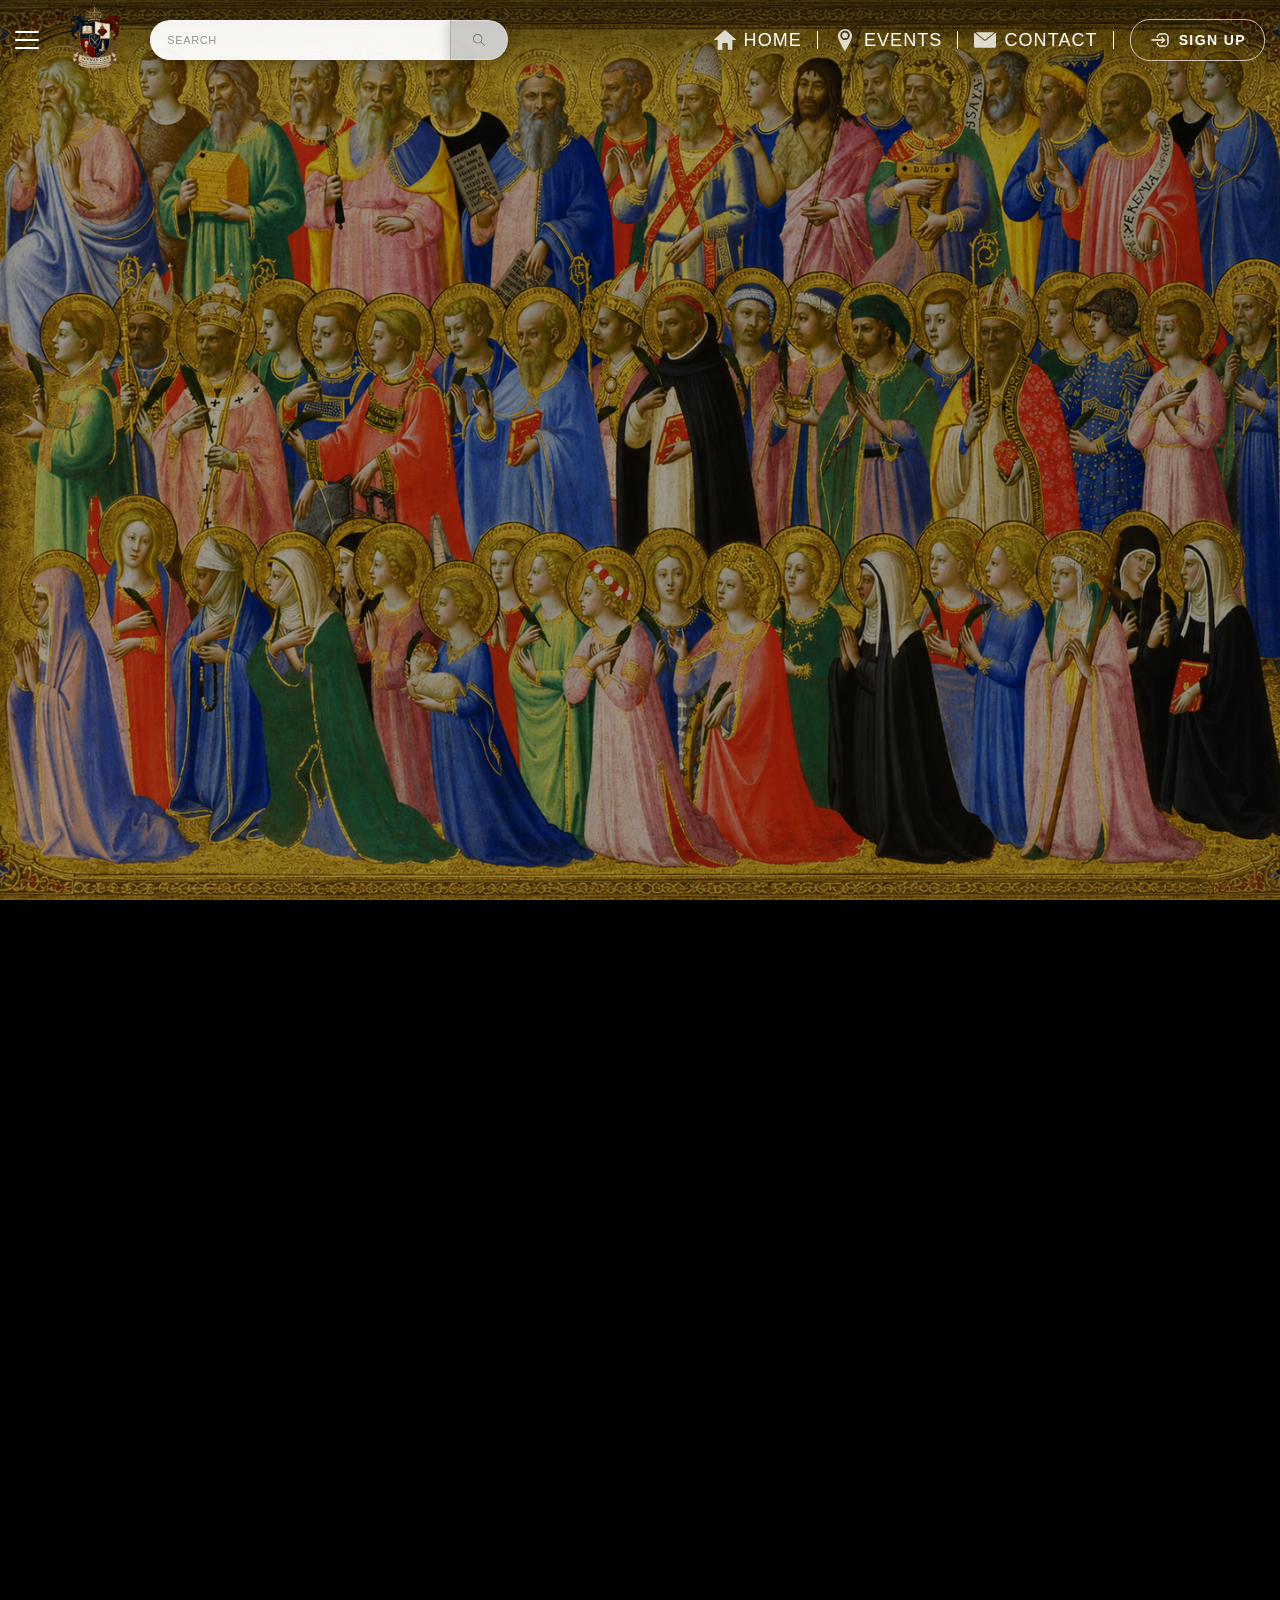
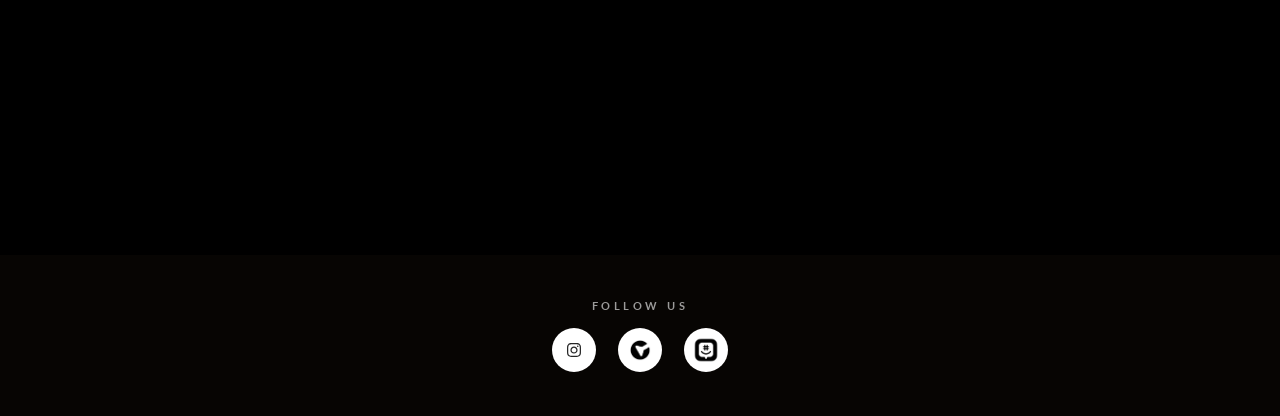
<file: sign-up-page.html>
<!DOCTYPE html>
<html>
  <head>
    <title>RMU Catholic Newman Club</title>
    <meta charset="UTF-8">
    <meta name="viewport" content="width=device-width, initial-scale=1.0">
    <link rel="preconnect" href="https://fonts.googleapis.com">
    <link rel="preconnect" href="https://fonts.gstatic.com" crossorigin>
    <link href="https://fonts.googleapis.com/css2?family=Cormorant+Garamond:ital,wght@0,600;1,400;1,600&family=Lato:wght@300;400;700&display=swap" rel="stylesheet">
    <link rel="stylesheet" href="styles/header.css">
    <link rel="stylesheet" href="styles/sign-up-page.css">
    <link rel="stylesheet" href="styles/footer.css">
    <link rel="icon" type="image/png" href="icons/cnc-logo.png">
  </head>

  <body>
    <div class="header">
      <div class="left-section">
        <button class="hamburger-menu-button">
          <span></span>
          <span></span>
          <span></span>
        </button>

        <nav class="off-screen-menu">
          <ul>
            <li class="menu-title pages-title">Pages</li>
            <li class="page-link">
              <img class="home-icon" src="icons/home.svg">
              <a href="index.html">Home</a>
            </li>
            <li class="page-link">
              <img class="events-icon" src="icons/events.svg">
              <a href="eventspage.html">Events</a>
            </li>
            <li class="page-link">
              <img class="contact-icon" src="icons/contact.svg">
              <a href="contactpage.html">Contact</a>
            </li>
            <li class="page-link">
              <img class="sign-up-icon" src="icons/sign-up.svg">
              <a href="sign-up-page.html">Sign Up</a>
            </li>

            <li class="menu-title">Resources</li>
            <li>
              <img class="eucharist-logo" src="icons/eucharist.jpg">
              <a href="https://www.miracolieucaristici.org/en/liste/list.html" target="_blank">Eucharistic Miracles</a>
            </li>
            <li>
              <img class="diocese-logo" src="icons/dop.png">
              <a href="https://diopitt.org/" target="_blank">Diocese of Pittsburgh</a>
            </li>
            <li>
              <img class="vatican-news-logo" src="icons/vaticannewslogo.jpg">
              <a href="https://www.vaticannews.va/en.html" target="_blank">Vatican News</a>
            </li>
            <li>
              <img class="catholic-answers-logo" src="icons/catholicanswerslogo.webp">
              <a href="https://www.catholic.com/" target="_blank">Catholic Answers</a>
            </li>
            <li>
              <img class="bible-logo" src="icons/biblegate.png">
              <a href="https://www.biblegateway.com/" target="_blank">Online Bible</a>
            </li>
            <li>
              <img class="catechism-logo" src="icons/Catechism of the Catholic Church, Revised.jpg">
              <a href="https://usccb.cld.bz/Catechism-of-the-Catholic-Church2" target="_blank">Online Catechism</a>
            </li>
            <li>
              <img class="ascension-logo" src="icons/ascension-presents-logo.jpeg">
              <a href="https://www.youtube.com/watch?v=RS8NrJ0Y5O8" target="_blank">How To Understand Mass</a>
            </li>
            <li>
              <img class="rosary-logo" src="icons/rosaryimage.jpg">
              <a href="https://www.usccb.org/how-to-pray-the-rosary" target="_blank">How to Pray the Rosary</a>
            </li>
            <li>
              <img class="how-logo" src="icons/howlogo.jpg">
              <a href="https://www.youtube.com/watch?v=P1HC0Vz67yo" target="_blank">How to Become Catholic</a>
            </li>
          </ul>
        </nav>

        <script>
          const hamburger = document.querySelector('.hamburger-menu-button');
          const menu = document.querySelector('.off-screen-menu');
          hamburger.addEventListener('click', () => {
            hamburger.classList.toggle('active');
            menu.classList.toggle('active');
          });
        </script>

        <img class="colonial-catholics-image" src="icons/cnc-logo.png">

        <div class="search-section">
          <input class="search-bar" type="text" placeholder="Search">
          <button class="search-button">
            <img class="search-icon" src="icons/search.svg">
          </button>
        </div>
      </div>

      <div class="right-section">
        <div class="nav-buttons">
          <button class="home-button">
            <img class="home-icon" src="icons/home.svg">
            <div class="home"><a href="index.html">Home</a></div>
          </button>
          <button class="events-button">
            <img class="events-icon" src="icons/events.svg">
            <div class="events"><a href="eventspage.html">Events</a></div>
          </button>
          <button class="contact-button">
            <img class="contact-icon" src="icons/contact.svg">
            <div class="contact"><a href="contactpage.html">Contact</a></div>
          </button>
          <button class="sign-up-button">
            <img class="sign-up-icon" src="icons/sign-up.svg">
            <div class="sign-up"><a href="sign-up-page.html">Sign Up</a></div>
          </button>
        </div>
      </div>
    </div>

    <script>
      document.addEventListener("DOMContentLoaded", () => {
        const searchInput = document.querySelector(".search-bar");
        const searchButton = document.querySelector(".search-button");
        const menu = document.querySelector(".off-screen-menu");

        if (!searchInput || !searchButton) return;

        const dropdown = document.createElement("div");
        dropdown.className = "search-dropdown";
        dropdown.style.display = "none";
        document.querySelector('.search-section').appendChild(dropdown);

        const pages = {
          "mass": { label: "Mass", url: "eventspage.html", newTab: false },
          "rosary": { label: "Rosary", url: "eventspage.html", newTab: false },
          "ethan zeledon": { label: "Ethan Zeledon", url: "contactpage.html", newTab: false },
          "men's group": { label: "Men's Group", url: "eventspage.html", newTab: false },
          "women's group": { label: "Women's Group", url: "eventspage.html", newTab: false },
          "bible study": { label: "Bible Study", url: "eventspage.html", newTab: false },
          "confession": { label: "Confession", url: "eventspage.html", newTab: false },
          "about": { label: "About", url: "index.html#interior-section", newTab: false },
          "history": { label: "History", url: "index.html#newman-section", newTab: false },
          "resources": { label: "Resources", action: "menu" },
          "instagram": { label: "Instagram Page", url: "https://www.instagram.com/rmunewmanclub/", newTab: true },
          "revolution": { label: "RMU Revolution Page", url: "https://revolution.rmu.edu/organization/catholic-newman-club", newTab: true, aliases: ["rmu", "rmu revolution"] },
          "groupme": { label: "GroupMe Page", url: "https://groupme.com/join_group/117966194/GCquS9V0", newTab: true, aliases: ["group me", "group-me"] }
        };

        function navigate(result) {
          dropdown.style.display = "none";
          searchInput.value = "";
          if (result.action === "menu") {
  if (menu) {
    menu.classList.add("active");
    hamburger.classList.add("active");
  }
  return;
}
          if (result.newTab) {
            window.open(result.url, "_blank", "noopener,noreferrer");
          } else {
            window.location.href = result.url;
          }
        }

        function namesOf(key) {
          return [key].concat(pages[key].aliases || []);
        }

        function handleSearch() {
          const query = searchInput.value.trim().toLowerCase();
          if (!query) return;
          for (const key in pages) {
            if (namesOf(key).includes(query)) { navigate(pages[key]); return; }
          }
          for (const key in pages) {
            if (namesOf(key).some(n => n.includes(query) || query.includes(n))) {
              navigate(pages[key]);
              return;
            }
          }
          alert("No results found.");
        }

        function renderDropdown(results) {
          dropdown.innerHTML = "";
          results.forEach(result => {
            const item = document.createElement("div");
            item.textContent = result.label;
            item.addEventListener("click", () => navigate(result));
            dropdown.appendChild(item);
          });
          dropdown.style.display = results.length ? "block" : "none";
        }

        function updateDropdown() {
          const query = searchInput.value.trim().toLowerCase();
          let results = [];
          if (!query) {
            results = Object.values(pages);
            renderDropdown(results);
            return;
          }
          for (const key in pages) {
            if (namesOf(key).includes(query)) results.push(pages[key]);
          }
          for (const key in pages) {
            if (!namesOf(key).includes(query) && namesOf(key).some(n => n.includes(query))) {
              results.push(pages[key]);
            }
          }
          renderDropdown(results);
        }

        searchInput.addEventListener("focus", updateDropdown);
        searchInput.addEventListener("input", updateDropdown);
        searchButton.addEventListener("click", handleSearch);
        searchInput.addEventListener("keydown", (e) => { if (e.key === "Enter") handleSearch(); });
        document.addEventListener("click", (e) => {
          if (!searchInput.contains(e.target) && !dropdown.contains(e.target)) {
            dropdown.style.display = "none";
          }
        });
      });
    </script>

<main class="form-container">
      <iframe
        src="https://docs.google.com/forms/d/e/1FAIpQLScG0pdX_E2bruV48cX7w9M0G0ofedB3u2iMAyyfgJ3eEyq6Zg/viewform?embedded=true"
        width="640"
        height="1715"
        frameborder="0"
        marginheight="0"
        marginwidth="0">
        Loading…
      </iframe>
    </main>

<!-- FOOTER -->
    <footer id="footer">
      <div class="follow-us">Follow Us</div>
      <div class="social-icons">
        <a href="https://www.instagram.com/rmunewmanclub/" target="_blank" rel="noopener noreferrer" class="social-button" title="Instagram" aria-label="Instagram">
          <img class="instagram-icon" src="icons/instagram-brands-solid-full.svg" alt="">
        </a>
        <a href="https://revolution.rmu.edu/organization/catholic-newman-club" target="_blank" rel="noopener noreferrer" class="social-button" title="RMU Revolution &#8212; Catholic Newman Club" aria-label="RMU Revolution &#8212; Catholic Newman Club">
          <img class="revolution-icon" src="icons/revolution-favicon.png" alt="">
        </a>
        <a href="https://groupme.com/join_group/117966194/GCquS9V0" target="_blank" rel="noopener noreferrer" class="social-button" title="Join our GroupMe" aria-label="Join our GroupMe">
          <img class="groupme-icon" src="icons/groupme-logo.png" alt="">
        </a>
      </div>
    </footer>

    <script>
      (function () {
        const header = document.querySelector('.header');
        window.addEventListener('scroll', function () {
          if (window.scrollY > 40) {
            header.style.background = 'rgba(8, 6, 4, 0.92)';
            header.style.backdropFilter = 'blur(6px)';
          } else {
            header.style.background = '';
            header.style.backdropFilter = '';
          }
        }, { passive: true });
      })();
    </script>
  </body>
</html>
</file>
<file: styles/header.css>
/* ==========================================================================
   HEADER / NAVIGATION BAR
   ========================================================================== */
.header {
  height: 80px;
  display: flex;
  flex-direction: row;
  justify-content: space-between;
  align-items: center;
  position: fixed;
  top: 0;
  left: 0;
  right: 0;
  z-index: 100;
  background: linear-gradient(to bottom, rgba(0, 0, 0, 0.55), transparent);
  border-bottom: none;
  transition: background 0.4s ease, backdrop-filter 0.4s ease;
}

/* Left: hamburger + logo + search bar */
.left-section {
  display: flex;
  align-items: center;
  gap: 24px;
  margin-left: 52px;
  flex-shrink: 0;
}

/* Right: nav buttons */
.right-section {
  display: flex;
  align-items: center;
  margin-right: 15px;
  flex-shrink: 0;
}

.search-section {
  display: flex;
  align-items: center;
  position: relative;
}

/* ==========================================================================
   HAMBURGER BUTTON
   ========================================================================== */
.hamburger-menu-button {
  height: 18px;
  width: 24px;
  background-color: transparent;
  border: none;
  cursor: pointer;
  position: fixed;
  top: 31px;
  left: 15px;
  z-index: 1001;
  transition: transform 0.2s ease, opacity 0.2s ease;
  display: flex;
  flex-direction: column;
  justify-content: space-between;
  padding: 0;
}

.hamburger-menu-button span {
  display: block;
  width: 100%;
  height: 2px;
  background-color: white;
  border-radius: 2px;
  transition: transform 0.3s ease, opacity 0.3s ease, background-color 0.3s ease;
  transform-origin: center;
}

.hamburger-menu-button.active span:nth-child(1) {
  transform: translateY(8px) rotate(45deg);
  background-color: black;
}

.hamburger-menu-button.active span:nth-child(2) {
  opacity: 0;
}

.hamburger-menu-button.active span:nth-child(3) {
  transform: translateY(-8px) rotate(-45deg);
  background-color: black;
}

.hamburger-menu-button:hover {
  opacity: 0.5;
}

.hamburger-menu-button:active {
  opacity: 0.5;
  transform: translateY(0);
}


/* ==========================================================================
   OFF-SCREEN MENU
   ========================================================================== */
.off-screen-menu {
  position: fixed;
  top: 0;
  left: -240px;
  width: 240px;
  height: 100vh;
  transition: left 0.3s ease;
  z-index: 1000;
  padding-top: 70px;
  border-right: 1px solid rgba(0, 0, 0, 0.08);
  box-shadow: 4px 0 24px rgba(0, 0, 0, 0.18);
  box-sizing: border-box;
  background-color: white;
  overflow-y: auto;
}

.off-screen-menu.active {
  left: 0;
}

.off-screen-menu ul {
  list-style: none;
  padding: 0;
  margin: 0;
}

.off-screen-menu li {
  margin: 20px;
  display: flex;
  align-items: center;
  gap: 2px;
}

.menu-title {
  font-family: Roboto, Arial, sans-serif;
  font-size: 16px;
  font-weight: 600;
  letter-spacing: 0.06em;
  text-transform: uppercase;
  color: black;
  padding: 0 20px 12px;
  margin-bottom: 14px;
  border-bottom: 1px solid black;
}

.off-screen-menu a {
  display: flex;
  align-items: center;
  gap: 10px;
  font-family: Roboto, Arial, sans-serif;
  font-size: 11px;
  font-weight: 400;
  letter-spacing: 0.06em;
  text-transform: uppercase;
  color: black;
  text-decoration: none;
  padding: 10px 10px 10px 20px;
  transition: opacity 0.2s ease, transform 0.2s ease;
}

.off-screen-menu a:hover {
  opacity: 0.6;
  transform: translateX(4px);
  text-decoration: underline;
}

.off-screen-menu img {
  width: 20px;
  height: 20px;
  object-fit: contain;
  flex-shrink: 0;
  position: relative;
  top: 1px;
}

.off-screen-menu .sign-up-icon,
.off-screen-menu .home-icon,
.off-screen-menu .events-icon,
.off-screen-menu .contact-icon {
  width: 20px;
  height: 20px;
  filter: none;
}

.rmu-logo { width: 24px; }
.catechism-logo { width: 14px; }
.ascension-logo { width: 20px; height: 20px; }

.colonial-catholics-image {
  height: 70px;
  width: auto;
  border: none;
  border-radius: 0;
  margin-left: 12px;
}

.off-screen-menu .pages-title,
.off-screen-menu .page-link {
  display: none;
}

/* ==========================================================================
   NAV BUTTONS (Home, Events, Contact, Sign Up)
   ========================================================================== */
.nav-buttons {
  display: flex;
  align-items: center;
  gap: 32px;
}

.home-button,
.events-button,
.contact-button {
  height: 36px;
  width: auto;
  padding: 0;
  background-color: transparent;
  border: none;
  cursor: pointer;
  display: flex;
  flex-direction: row;
  align-items: center;
  justify-content: center;
  gap: 8px;
  border-radius: 4px;
  position: relative;
}

.sign-up-button {
  height: 42px;
  width: auto;
  padding: 0 18px;
  background-color: transparent;
  border: 1.5px solid rgba(255, 255, 255, 0.7);
  cursor: pointer;
  display: flex;
  align-items: center;
  justify-content: center;
  gap: 8px;
  border-radius: 20px;
  position: relative;
  transition: background-color 0.2s ease, border-color 0.2s ease;
}

.sign-up-button:hover {
  background-color: rgba(255, 255, 255, 0.15);
  border-color: white;
}

.sign-up-button:active {
  background-color: rgba(255, 255, 255, 0.25);
}

.nav-buttons .home-button,
.nav-buttons .events-button,
.nav-buttons .contact-button {
  border-right: none;
  padding-right: 0;
}

.nav-buttons .home-button::after,
.nav-buttons .events-button::after,
.nav-buttons .contact-button::after {
  content: '';
  position: absolute;
  right: -16px;
  top: 50%;
  transform: translateY(-50%);
  width: 1px;
  height: 18px;
  background: white;
}

.home-icon,
.events-icon,
.contact-icon {
  height: 22px;
  filter: invert(1) opacity(0.8);
  transition: transform 0.2s ease, opacity 0.2s ease;
}

.sign-up-icon {
  height: 22px;
  width: 22px;
  filter: invert(1) opacity(0.8);
  transition: transform 0.2s ease, opacity 0.2s ease;
}

.home,
.events,
.contact {
  font-family: Roboto, Arial, sans-serif;
  font-size: 18px;
  letter-spacing: 0.06em;
  color: white;
  text-transform: uppercase;
  transition: transform 0.2s ease, opacity 0.2s ease;
}

.sign-up {
  font-family: Roboto, Arial, sans-serif;
  font-size: 14px;
  font-weight: 600;
  letter-spacing: 0.1em;
  color: white;
  text-transform: uppercase;
  transition: opacity 0.2s ease;
}

.home-button:hover .home-icon,
.home-button:hover .home,
.events-button:hover .events-icon,
.events-button:hover .events,
.contact-button:hover .contact-icon,
.contact-button:hover .contact {
  opacity: 0.5;
}

.home-button:active .home-icon,
.home-button:active .home,
.events-button:active .events-icon,
.events-button:active .events,
.contact-button:active .contact-icon,
.contact-button:active .contact {
  opacity: 0.5;
}

.sign-up-button:hover .sign-up-icon {
  opacity: 0.5;
  transform: translateX(4px);
}

.sign-up-button:hover .sign-up {
  opacity: 0.5;
}

.sign-up-button:active .sign-up-icon {
  opacity: 0.5;
  transform: translateX(0);
}

.sign-up-button:active .sign-up {
  opacity: 0.5;
}

.home a,
.events a,
.contact a {
  color: white;
  text-decoration: none;
}

.sign-up a {
  color: white;
  text-decoration: none;
}

.home a:visited,
.events a:visited,
.contact a:visited {
  color: white;
}

.sign-up a:visited {
  color: white;
}

/* ==========================================================================
   SEARCH BAR
   ========================================================================== */
.search-bar {
  box-sizing: border-box;
  height: 40px;
  width: 300px;
  padding-left: 16px;
  font-size: 11px;
  font-family: Roboto, Arial, sans-serif;
  font-weight: 400;
  letter-spacing: 0.06em;
  text-transform: uppercase;
  border: 1px solid rgba(255, 255, 255, 0.35);
  border-right: none;
  border-radius: 20px 0 0 20px;
  background-color: rgba(255, 255, 255, 0.95);
  color: #111;
  box-shadow: 0 2px 12px rgba(0, 0, 0, 0.25);
  transition: background-color 0.2s ease,
              border-color 0.2s ease,
              box-shadow 0.2s ease;
}

.search-bar:focus {
  outline: none;
  background-color: #fff;
  border-color: rgba(255, 255, 255, 0.9);
  box-shadow: 0 4px 24px rgba(0, 0, 0, 0.45);
}

.search-bar::placeholder {
  font-family: Roboto, Arial, sans-serif;
  font-size: 11px;
  font-weight: 400;
  letter-spacing: 0.06em;
  text-transform: uppercase;
  color: rgba(0, 0, 0, 0.4);
}

.search-button {
  box-sizing: border-box;
  height: 40px;
  width: 58px;
  flex-shrink: 0;
  background-color: rgba(210, 210, 210, 0.95);
  border: 1px solid rgba(255, 255, 255, 0.35);
  border-left: 1px solid rgba(0, 0, 0, 0.12);
  border-radius: 0 20px 20px 0;
  cursor: pointer;
  display: flex;
  align-items: center;
  justify-content: center;
  box-shadow: 0 2px 12px rgba(0, 0, 0, 0.25);
  transition: background-color 0.2s ease, box-shadow 0.2s ease;
}

.search-button:hover {
  background-color: rgba(190, 190, 190, 0.95);
}

.search-icon {
  height: 16px;
  width: 16px;
  filter: invert(0) opacity(0.5);
}

.search-dropdown {
  position: absolute;
  top: calc(100% + 6px);
  left: 0;
  right: auto;
  background: #fff;
  border: 1px solid rgba(0, 0, 0, 0.1);
  border-radius: 14px;
  width: 352px;
  max-height: 260px;
  overflow-y: auto;
  z-index: 2000;
  font-family: Roboto, Arial, sans-serif;
  box-shadow: 0 8px 24px rgba(0, 0, 0, 0.15);
}

.search-dropdown div {
  padding: 10px 14px;
  font-size: 11px;
  cursor: pointer;
  color: rgba(0, 0, 0, 0.7);
  transition: background-color 0.15s ease, color 0.15s ease;
  letter-spacing: 0.06em;
  text-transform: uppercase;
}

.search-dropdown div:hover {
  background-color: rgba(0, 0, 0, 0.05);
  color: #000;
}

.search-dropdown::-webkit-scrollbar { width: 6px; }
.search-dropdown::-webkit-scrollbar-thumb { background-color: rgba(0, 0, 0, 0.15); border-radius: 3px; }
.search-dropdown::-webkit-scrollbar-thumb:hover { background-color: rgba(0, 0, 0, 0.3); }

/* ==========================================================================
   RESPONSIVE — search bar only
   ========================================================================== */
@media screen and (max-width: 1100px) {
  .search-bar {
    width: 260px;
  }
  .search-dropdown {
    width: 312px;
  }
}

@media screen and (max-width: 900px) {
  .search-bar {
    width: 180px;
  }
  .search-dropdown {
    width: 232px;
  }
}

@media screen and (max-width: 750px) {
  .search-bar {
    width: 120px;
  }
  .search-dropdown {
    width: 172px;
  }
}
/* ==========================================================================
   RESPONSIVE
   ========================================================================== */
@media screen and (max-width: 1024px) {
  .home, .events, .contact {
    font-size: 14px;
  }
  .nav-buttons {
    gap: 20px;
  }
  .colonial-catholics-image {
    height: 56px;
  }
}

@media screen and (max-width: 820px) {
  .home-button, .events-button, .contact-button, .sign-up-button {
    display: none;
  }
  .nav-buttons .home-button::after,
  .nav-buttons .events-button::after,
  .nav-buttons .contact-button::after {
    display: none;
  }
  .off-screen-menu .pages-title,
  .off-screen-menu .page-link {
    display: flex;
  }
  .colonial-catholics-image {
    height: 48px;
  }
  .header {
    gap: 12px;
  }
  .left-section {
    flex: 1;
    min-width: 0;
  }
  .search-section {
    flex: 1;
    min-width: 0;
  }
  .search-bar {
    flex: 1;
    width: 0;
    min-width: 0;
  }
  .search-dropdown {
    width: 100%;
    left: 0;
    right: 0;
  }
  .right-section {
    display: none;
  }
}

@media screen and (max-width: 520px) {
  .left-section {
    margin-left: 44px;
    gap: 10px;
  }
  .search-bar {
    font-size: 10px;
  }
  .colonial-catholics-image {
    height: 38px;
  }
}

@media screen and (max-width: 400px) {
  .header {
    height: 64px;
  }
  .hamburger-menu-button {
    top: 23px;
    left: 12px;
  }
  .left-section {
    margin-left: 38px;
    gap: 8px;
  }
  .colonial-catholics-image {
    height: 32px;
  }
  .search-bar {
    font-size: 9px;
    height: 34px;
  }
  .search-button {
    height: 34px;
    width: 46px;
  }
}

/* Shrink hamburger menu when nav buttons move into it */
@media screen and (max-width: 820px) {
  .off-screen-menu {
    padding-top: 52px;
  }
  .off-screen-menu li {
    margin: 10px 14px;
  }
  .menu-title {
    font-size: 11px;
    padding: 0 14px 8px;
    margin-bottom: 6px;
    letter-spacing: 0.05em;
  }
  .off-screen-menu a {
    font-size: 9px;
    padding: 6px 8px 6px 14px;
    letter-spacing: 0.05em;
    gap: 7px;
  }
  .off-screen-menu img {
    width: 15px;
    height: 15px;
  }
  .off-screen-menu .sign-up-icon,
  .off-screen-menu .home-icon,
  .off-screen-menu .events-icon,
  .off-screen-menu .contact-icon {
    width: 15px;
    height: 15px;
  }
  .rmu-logo { width: 18px; }
  .catechism-logo { width: 10px; }
}
</file>
<file: styles/index.css>
body {
  margin: 0;
  padding-top: 0;
  min-height: 100vh;
  display: flex;
  flex-direction: column;
  background-color: black;
}

/* ── CHAPEL HERO ─────────────────────────────────────────────────── */

.chapel-hero {
  position: relative;
  width: 100%;
  overflow: hidden;
}

.chapel-hero-img {
  display: block;
  width: 100%;
  height: auto;
  min-height: 100vh;
  object-fit: cover;
}

.chapel-hero-overlay {
  position: absolute;
  inset: 0;
  background: rgba(0, 0, 10, 0.38);
  pointer-events: none;
}

.chapel-hero::after {
  content: '';
  position: absolute;
  bottom: 0;
  left: 0;
  width: 100%;
  height: 45%;
  background: linear-gradient(to bottom, transparent, rgba(0, 0, 0, 0.97));
  pointer-events: none;
  z-index: 1;
}

.chapel-hero-content {
  position: absolute;
  inset: 0;
  z-index: 2;
  display: flex;
  flex-direction: column;
  align-items: center;
  justify-content: center;
  text-align: center;
  padding: 0 24px;
  color: white;
}

.hero-cross {
  width: 32px;
  height: 32px;
  margin-bottom: 28px;
  filter: invert(1) brightness(2);
  opacity: 1;
}

.hero-title {
  font-family: 'Cormorant Garamond', Georgia, serif;
  font-size: clamp(2rem, 5.5vw, 4rem);
  font-weight: 600;
  letter-spacing: 0.04em;
  line-height: 1.2;
  text-shadow: 0 2px 24px rgba(0, 0, 0, 0.55);
  margin: 0 0 22px;
  max-width: 820px;
}

.hero-rule {
  width: 48px;
  height: 1px;
  background: white;
  margin: 0 auto 20px;
}

.hero-address {
  font-family: Lato, Arial, sans-serif;
  font-size: clamp(0.62rem, 1vw, 0.76rem);
  font-weight: 400;
  letter-spacing: 0.28em;
  text-transform: uppercase;
  color: white;
  margin: 0;
  text-shadow: 0 1px 4px rgba(0, 0, 0, 0.5);
}

.scroll-arrow {
  font-size: 1rem;
  color: white;
  margin-top: 60px;
  animation: bounce 2s ease-in-out infinite;
}

@keyframes bounce {
  0%, 100% { transform: translateY(0); }
  50%       { transform: translateY(10px); }
}

/* ── INTERIOR CHAPEL SECTION ─────────────────────────────────────── */

.interior-section {
  position: relative;
  width: 100%;
  background-image: url('../icons/chapel-interior.jpg');
  background-size: cover;
  background-position: center center;
  margin-top: -2px;
  background-repeat: no-repeat;
}

.interior-section::before {
  content: '';
  position: absolute;
  top: 0; left: 0;
  width: 100%; height: 220px;
  background: linear-gradient(to bottom, rgba(0, 0, 0, 0.97), transparent);
  pointer-events: none;
  z-index: 1;
}

.interior-section::after {
  content: '';
  position: absolute;
  bottom: 0; left: 0;
  width: 100%; height: 220px;
  background: linear-gradient(to bottom, transparent, rgba(0, 0, 0, 0.97));
  pointer-events: none;
  z-index: 1;
}

.interior-overlay {
  position: absolute;
  inset: 0;
  background: rgba(0, 0, 0, 0.48);
  pointer-events: none;
}

/* ── NEWMAN PORTRAIT SECTION ─────────────────────────────────────── */

.newman-section {
  position: relative;
  width: 100%;
  flex: 1;
  background-image: url('../icons/newman-portrait.jpg');
  background-size: cover;
  background-position: center top;
  margin-top: -2px;
  background-repeat: no-repeat;
}

.newman-section::before {
  content: '';
  position: absolute;
  top: 0; left: 0;
  width: 100%; height: 220px;
  background: linear-gradient(to bottom, rgba(0, 0, 0, 0.97), transparent);
  pointer-events: none;
  z-index: 1;
}

.newman-overlay {
  position: absolute;
  inset: 0;
  background: rgba(0, 0, 0, 0.52);
  pointer-events: none;
}

/* ── NEWMAN QUOTE ────────────────────────────────────────────────── */

.newman-quote {
  font-family: 'Cormorant Garamond', Georgia, serif;
  font-size: clamp(1rem, 2vw, 1.3rem);
  font-style: italic;
  font-weight: 400;
  color: rgba(255, 255, 255, 0.85);
  text-align: center;
  margin: 40px auto 0;
  padding: 0 48px;
  max-width: 680px;
  line-height: 1.7;
  position: relative;
  z-index: 2;
}

.newman-quote cite {
  display: block;
  font-family: 'Lato', Arial, sans-serif;
  font-size: 11px;
  font-style: normal;
  font-weight: 700;
  letter-spacing: 0.2em;
  text-transform: uppercase;
  color: rgba(255, 255, 255, 0.5);
  margin-top: 16px;
}

/* ── SHARED CENTERED CONTENT ─────────────────────────────────────── */

.centered-content {
  position: relative;
  z-index: 2;
  max-width: 700px;
  margin: 0 auto;
  padding: 200px 48px;
  text-align: center;
}

.interior-section .centered-content {
  padding: 340px 48px;
}

.about-us,
.history {
  font-family: 'Cormorant Garamond', Georgia, serif;
  font-size: 1.15rem;
  font-weight: 600;
  font-style: italic;
  color: white;
  text-align: center;
  margin: 0;
  letter-spacing: 0.18em;
  text-shadow: 0 1px 8px rgba(0, 0, 0, 0.6);
}

.about-us::after,
.history::after {
  content: '—\2003\271D\FE0E\2003—';
  display: block;
  font-family: 'Cormorant Garamond', Georgia, serif;
  font-style: normal;
  font-size: 0.75rem;
  color: white;
  margin: 18px auto 26px;
  letter-spacing: normal;
  text-align: center;
}

.about-text,
.history-text {
  font-family: Lato, Arial, sans-serif;
  font-size: 16px;
  font-weight: 300;
  line-height: 2;
  color: white;
  text-align: center;
  margin: 0;
  padding: 0;
  text-shadow: 0 1px 6px rgba(0, 0, 0, 0.5);
}

/* ==========================================================================
   RESPONSIVE — intermediate widths (split screen, small laptop, tablet)
   ========================================================================== */
@media screen and (max-width: 900px) {
  .centered-content {
    padding: 140px 36px;
  }
  .interior-section .centered-content {
    padding: 220px 36px;
  }
  .about-text,
  .history-text {
    font-size: 15px;
  }
}

@media screen and (max-width: 650px) {
  .centered-content {
    padding: 100px 24px;
  }
  .interior-section .centered-content {
    padding: 160px 24px;
  }
  .about-us,
  .history {
    font-size: 1rem;
  }
  .about-text,
  .history-text {
    font-size: 14px;
    line-height: 1.8;
  }
  .hero-cross {
    width: 24px;
    height: 24px;
  }
  .scroll-arrow {
    margin-top: 36px;
  }
}

@media screen and (max-width: 480px) {
  .centered-content {
    padding: 72px 20px;
  }
  .interior-section .centered-content {
    padding: 100px 20px;
  }
  .about-text,
  .history-text {
    font-size: 13px;
    line-height: 1.75;
  }
  .hero-title {
    letter-spacing: 0.02em;
  }
}

/* iOS Safari fix — background-attachment: fixed doesn't render correctly on mobile */
@media (hover: none) and (pointer: coarse) {
  .interior-section,
  .newman-section {
    background-attachment: scroll;
  }
}
</file>
<file: styles/footer.css>
footer {
  position: relative;
  z-index: 2;
  display: flex;
  flex-direction: column;
  align-items: center;
  justify-content: center;
  gap: 16px;
  padding: 44px 20px 44px;
  margin-top: auto;
  width: 100%;
  box-sizing: border-box;
  background: rgba(8, 6, 4, 0.92);
  backdrop-filter: blur(6px);
  -webkit-backdrop-filter: blur(6px);
}

.follow-us {
  font-family: 'Lato', Roboto, Arial, sans-serif;
  font-size: 11px;
  font-weight: 700;
  letter-spacing: 0.32em;
  text-transform: uppercase;
  text-align: center;
  color: rgba(255, 255, 255, 0.6);
}

.social-icons {
  display: flex;
  flex-wrap: wrap;
  justify-content: center;
  gap: 22px;
}

.social-button {
  display: flex;
  align-items: center;
  justify-content: center;
  width: 44px;
  height: 44px;
  background-color: white;
  border-radius: 50%;
  cursor: pointer;
  transition: background-color 0.2s ease,
              transform 0.2s ease,
              box-shadow 0.2s ease;
}

.social-button:hover,
.social-button:focus-visible {
  background-color: rgba(255, 255, 255, 0.85);
  transform: translateY(-3px);
  box-shadow: 0 6px 16px rgba(255, 255, 255, 0.18);
}

.instagram-icon {
  width: 20px;
  height: 20px;
  filter: invert(0) opacity(0.85);
}

.groupme-icon {
  width: 26px;
  height: 26px;
}

.revolution-icon {
  width: 22px;
  height: 22px;
  border-radius: 50%;
}

@media screen and (max-width: 480px) {
  footer {
    padding: 36px 16px 36px;
    gap: 14px;
  }
  .social-button {
    width: 48px;
    height: 48px;
  }
  .social-icons {
    gap: 20px;
  }
}
</file>
<file: styles/contactpage.css>
body
{
  margin: 0;
  padding-top: 80px;
  font-family: 'Lato', Roboto, Arial, sans-serif;
  background-image: url('../icons/ethan.png');
  background-size: cover;
  background-position: center;
  background-attachment: fixed;
  background-repeat: no-repeat;
  background-color: black;
  display: flex;
  flex-direction: column;
  min-height: 100vh;
}

body::before
{
  content: '';
  position: fixed;
  inset: 0;
  background: rgba(0, 0, 0, 0.35);
  z-index: 0;
  pointer-events: none;
}


/* =========================
   Contact page layout
========================= */
.contactpage
{
  display: flex;
  justify-content: flex-start;
  align-items: flex-start;
  margin: 70px 20px 40px 60px;
  position: relative;
  z-index: 1;
  flex: 1;
}

.contact-heading
{
  margin-bottom: 32px;
}

.contact-eyebrow
{
  display: block;
  font-family: 'Lato', Arial, sans-serif;
  font-size: 11px;
  font-weight: 700;
  letter-spacing: 0.28em;
  text-transform: uppercase;
  color: rgba(255, 255, 255, 0.55);
  margin-bottom: 10px;
}

.contact-title
{
  font-family: 'Cormorant Garamond', Georgia, serif;
  font-size: clamp(2.2rem, 4vw, 3.2rem);
  font-weight: 600;
  font-style: italic;
  color: white;
  margin: 0 0 16px;
  letter-spacing: 0.03em;
  line-height: 1.1;
  text-shadow: 0 2px 16px rgba(0, 0, 0, 0.4);
}

.contact-rule
{
  width: 48px;
  height: 1px;
  background: rgba(255, 255, 255, 0.5);
}

.contact-section
{
  display: flex;
  align-items: center;
  justify-content: flex-start;
  gap: 50px;
  position: relative;
  z-index: 1;
  padding: 60px 70px 60px 10%;
  min-height: calc(100vh - 80px);
}

.contact-text
{
  display: flex;
  flex-direction: column;
  align-items: flex-start;
  gap: 6px;
}

.ethan-photo
{
  width: 340px;
  height: 340px;
  object-fit: cover;
  border-radius: 50%;
  border: 4px solid rgba(255, 255, 255, 0.8);
  flex-shrink: 0;
  box-shadow: 0 4px 24px rgba(0, 0, 0, 0.5);
}

.minister,
.email,
.phone-number
{
  margin-bottom: 28px;
}

.phone-number
{
  margin-bottom: 0;
}

/* Labels */
.minister-label,
.email-label,
.phone-number-label
{
  font-family: 'Lato', Arial, sans-serif;
  font-weight: 400;
  font-size: 12px;
  color: rgba(255, 255, 255, 0.5);
  text-transform: uppercase;
  letter-spacing: 0.3em;
  display: block;
  margin-bottom: 8px;
}

/* Values */
.minister-text,
.email-text,
.phone-number-text
{
  font-family: 'Lato', Arial, sans-serif;
  font-size: clamp(1.8rem, 3vw, 2.6rem);
  font-weight: 300;
  color: white;
  text-decoration: none;
  display: block;
  letter-spacing: 0.08em;
  line-height: 1.2;
  transition: opacity 0.2s ease;
}

.minister-text:hover,
.email-text:hover,
.phone-number-text:hover
{
  opacity: 0.75;
  text-decoration: none;
}

.contact-spacer
{
  display: none;
}

/* ==========================================================================
   RESPONSIVE
   ========================================================================== */
@media screen and (max-width: 700px) {
  .contact-section {
    padding: 32px 28px;
    justify-content: center;
  }
  .contact-text {
    align-items: center;
    text-align: center;
  }
  .contact-rule {
    margin: 0 auto;
  }
  .contact-spacer {
    display: none;
  }
}

@media screen and (max-width: 480px) {
  .contact-section {
    margin: 24px 16px;
    padding: 24px 20px;
  }
  .minister-text,
  .email-text,
  .phone-number-text {
    font-size: clamp(1.3rem, 6vw, 1.8rem);
  }
  .contact-title {
    font-size: clamp(1.8rem, 7vw, 2.4rem);
  }
}

/* iOS Safari fix — background-attachment: fixed doesn't work on touch devices */
@media (hover: none) and (pointer: coarse) {
  body {
    background-attachment: scroll;
  }
  body::before {
    background-attachment: scroll;
  }
}
</file>
<file: styles/eventspage.css>
body
{
  margin: 0;
  padding-top: 80px;
  font-family: 'Lato', Roboto, Arial, sans-serif;
  background-color: black;
  display: flex;
  flex-direction: column;
  min-height: 100vh;
}

.bg-slideshow
{
  position: fixed;
  inset: 0;
  z-index: -1;
}

.bg-slideshow-slide
{
  position: absolute;
  inset: 0;
  background-size: cover;
  background-position: center;
  opacity: 0;
  transition: opacity 1.5s ease-in-out;
}

.bg-slideshow-slide.active
{
  opacity: 1;
}

body::before
{
  content: '';
  position: fixed;
  inset: 0;
  background: rgba(0, 0, 0, 0.65);
  z-index: 0;
  pointer-events: none;
}


/* =========================
   Page heading
========================= */
.events-heading-wrap
{
  display: flex;
  flex-direction: column;
  align-items: center;
  margin-bottom: 28px;
  text-align: center;
}

.events-eyebrow
{
  display: block;
  font-family: 'Lato', Arial, sans-serif;
  font-size: 11px;
  font-weight: 700;
  letter-spacing: 0.28em;
  text-transform: uppercase;
  color: rgba(255, 255, 255, 0.55);
  margin-bottom: 10px;
}

.events-title
{
  font-family: 'Cormorant Garamond', Georgia, serif;
  font-size: clamp(2.2rem, 4vw, 3.2rem);
  font-weight: 600;
  font-style: italic;
  color: white;
  margin: 0 0 16px;
  letter-spacing: 0.03em;
  line-height: 1.1;
  text-shadow: 0 2px 16px rgba(0, 0, 0, 0.4);
}

.events-rule
{
  width: 48px;
  height: 1px;
  background: rgba(255, 255, 255, 0.5);
}

/* =========================
   Events page layout
========================= */
.events-page
{
  display: flex;
  flex-direction: column;
  justify-content: center;
  align-items: center;
  margin: 0 auto;
  position: relative;
  z-index: 1;
  flex: 1;
  min-height: calc(100vh - 80px);
}

/* =========================
   Calendar container (two-column)
========================= */
.calendar-container
{
  display: flex;
  gap: 24px;
  align-items: flex-start;
  width: min(820px, calc(100vw - 40px));
  font-family: 'Lato', Roboto, Arial, sans-serif;
  padding: 32px 32px 36px;
}

/* Left column: nav + legend + grid */
.calendar-left
{
  flex: 1 1 0;
  min-width: 0;
  text-align: center;
}

/* Right column: event details */
.calendar-right
{
  width: 260px;
  flex-shrink: 0;
  border-left: 1px solid rgba(255, 255, 255, 0.2);
  padding-left: 24px;
}

/* =========================
   Calendar navigation
========================= */
.calendar-nav
{
  display: flex;
  align-items: center;
  justify-content: space-between;
  margin-bottom: 8px;
}

.calendar-nav #monthYear
{
  margin: 0;
  font-size: 22px;
  font-weight: 600;
  color: white;
  font-family: 'Cormorant Garamond', Georgia, serif;
  letter-spacing: 0.08em;
  text-transform: uppercase;
  font-style: italic;
}

.nav-btn {
  background: none;
  border: none;
  color: white;
  font-size: 26px;
  line-height: 1;
  width: 36px;
  height: 36px;
  cursor: pointer;
  display: flex;
  align-items: center;
  justify-content: center;
  transition: color 0.2s ease;
}

.nav-btn:hover
{
  color: rgba(255, 255, 255, 0.6);
}

/* =========================
   Legend / filter
========================= */
.legend
{
  display: flex;
  flex-wrap: wrap;
  gap: 6px;
  justify-content: center;
  margin-bottom: 14px;
}

.legend-btn
{
  display: flex;
  align-items: center;
  gap: 5px;
  background: rgba(255, 255, 255, 0.08);
  border: 1px solid rgba(255, 255, 255, 0.15);
  color: rgba(255, 255, 255, 0.75);
  font-family: 'Lato', Roboto, Arial, sans-serif;
  font-size: 11px;
  font-weight: 600;
  letter-spacing: 0.06em;
  text-transform: uppercase;
  padding: 3px 10px;
  border-radius: 20px;
  cursor: pointer;
  transition: background 0.2s ease, color 0.2s ease;
}

.legend-btn:hover
{
  background: rgba(255, 255, 255, 0.18);
  color: white;
}

.legend-btn.active
{
  background: rgba(255, 255, 255, 0.22);
  border-color: rgba(255, 255, 255, 0.4);
  color: white;
}

.legend-dot
{
  width: 8px;
  height: 8px;
  border-radius: 50%;
  flex-shrink: 0;
}

/* =========================
   Calendar grid
========================= */
.calendar
{
  display: grid;
  grid-template-columns: repeat(7, 1fr);
  gap: 6px;
}

/* Day headers */
.day-name
{
  font-family: 'Lato', Roboto, Arial, sans-serif;
  font-size: 11px;
  font-weight: 600;
  letter-spacing: 0.06em;
  text-transform: uppercase;
  color: rgba(255, 255, 255, 0.75);
  padding-bottom: 6px;
}

/* Calendar day cells */
.day
{
  height: 52px;
  background-color: rgba(255, 255, 255, 0.1);
  border-radius: 8px;
  display: flex;
  flex-direction: column;
  align-items: center;
  justify-content: center;
  gap: 3px;
  font-family: 'Lato', Roboto, Arial, sans-serif;
  font-size: 11px;
  font-weight: 400;
  letter-spacing: 0.06em;
  color: white;
  cursor: pointer;
  transition: background-color 0.2s ease, transform 0.15s ease;
}

.day-num
{
  line-height: 1;
}

/* Empty grid spacers */
.day-empty
{
  height: 52px;
}

/* Today highlight */
.day.today
{
  background-color: rgba(255, 255, 255, 0.22);
  outline: 2px solid rgba(255, 255, 255, 0.7);
  outline-offset: -2px;
  font-weight: 700;
}

/* Selected (clicked) day */
.day.selected
{
  outline: 2px solid white;
  outline-offset: -2px;
}

.day:hover
{
  background-color: rgba(255, 255, 255, 0.25);
  transform: translateY(-2px);
}

/* Days with events */
.event-day
{
  background-color: rgba(255, 255, 255, 0.3);
  font-weight: 700;
  transition: background-color 0.2s ease;
}

.event-day:hover
{
  background-color: rgba(255, 255, 255, 0.45);
}

/* Event dots row */
.event-dots
{
  display: flex;
  gap: 3px;
}

.event-dot
{
  width: 5px;
  height: 5px;
  border-radius: 50%;
  flex-shrink: 0;
}

/* =========================
   Event details panel
========================= */
.event-details
{
  font-family: 'Lato', Roboto, Arial, sans-serif;
  font-size: 11px;
  letter-spacing: 0.06em;
  color: white;
  word-wrap: break-word;
  animation: fadeIn 0.25s ease;
}

@keyframes fadeIn
{
  from { opacity: 0; transform: translateY(4px); }
  to   { opacity: 1; transform: translateY(0); }
}

.event-details h3
{
  color: white;
  margin-top: 0;
  font-family: 'Cormorant Garamond', Georgia, serif;
  font-size: 15px;
  font-weight: 600;
  font-style: italic;
  letter-spacing: 0.08em;
  text-transform: uppercase;
  margin-bottom: 14px;
}

.event-card
{
  display: flex;
  align-items: flex-start;
  gap: 10px;
  padding: 10px 12px;
  border-left: 3px solid transparent;
  border-radius: 0 8px 8px 0;
  background: rgba(255, 255, 255, 0.07);
  margin-bottom: 8px;
  transition: background 0.2s ease;
  text-align: left;
}

.event-card:last-child
{
  margin-bottom: 0;
}

.event-card:hover
{
  background: rgba(255, 255, 255, 0.12);
}

.event-cat-dot
{
  width: 9px;
  height: 9px;
  border-radius: 50%;
  flex-shrink: 0;
  margin-top: 3px;
}

.event-card-body
{
  display: flex;
  flex-direction: column;
  gap: 4px;
}

.event-title
{
  font-family: 'Lato', Roboto, Arial, sans-serif;
  font-size: 11px;
  font-weight: 700;
  letter-spacing: 0.06em;
  color: white;
}

.event-location
{
  font-family: 'Lato', Roboto, Arial, sans-serif;
  font-size: 11px;
  font-weight: 400;
  letter-spacing: 0.04em;
  color: rgba(255, 255, 255, 0.5);
}

.event-time
{
  font-family: 'Lato', Roboto, Arial, sans-serif;
  font-size: 11px;
  font-weight: 400;
  letter-spacing: 0.06em;
  text-transform: none;
  color: rgba(255, 255, 255, 0.65);
}
/* =========================
   Event Categories Guide
========================= */
.categories-guide {
  position: relative;
  z-index: 1;
  padding: 60px 20px 80px;
  display: flex;
  justify-content: center;
}

.categories-guide-inner {
  background: rgba(0, 0, 0, 0.75);
  backdrop-filter: blur(10px);
  border-radius: 20px;
  padding: 40px 48px;
  width: min(820px, calc(100vw - 40px));
}

.categories-title {
  font-family: 'Cormorant Garamond', Georgia, serif;
  font-size: clamp(1.6rem, 3vw, 2.2rem);
  font-weight: 600;
  font-style: italic;
  color: white;
  text-align: center;
  margin: 0 0 14px;
  letter-spacing: 0.03em;
}

.categories-rule {
  width: 48px;
  height: 1px;
  background: rgba(255, 255, 255, 0.5);
  margin: 0 auto 32px;
}

.categories-grid {
  display: grid;
  grid-template-columns: repeat(2, 1fr);
  gap: 20px 40px;
}

.category-item {
  display: flex;
  align-items: flex-start;
  gap: 14px;
}

.category-dot {
  width: 12px;
  height: 12px;
  border-radius: 50%;
  flex-shrink: 0;
  margin-top: 4px;
  border: 1px solid rgba(255,255,255,0.2);
}

.category-info {
  display: flex;
  flex-direction: column;
  gap: 4px;
}

.category-name {
  font-family: 'Lato', Arial, sans-serif;
  font-size: 12px;
  font-weight: 700;
  letter-spacing: 0.1em;
  text-transform: uppercase;
  color: white;
}

.category-desc {
  font-family: 'Lato', Arial, sans-serif;
  font-size: 12px;
  font-weight: 300;
  line-height: 1.6;
  color: rgba(255, 255, 255, 0.65);
}

/* ==========================================================================
   RESPONSIVE
   ========================================================================== */
@media screen and (max-width: 900px) {
  .calendar-container {
    flex-direction: column;
    width: min(500px, calc(100vw - 40px));
  }
  .calendar-right {
    width: 100%;
    border-left: none;
    border-top: 1px solid rgba(255, 255, 255, 0.2);
    padding-left: 0;
    padding-top: 16px;
  }
}

@media screen and (max-width: 600px) {
  .categories-grid {
    grid-template-columns: 1fr;
  }
  .categories-guide-inner {
    padding: 28px 24px;
  }
}

@media screen and (max-width: 520px) {
  .events-page {
    padding: 0 12px;
  }
  .calendar-container {
    padding: 16px;
  }
  .day {
    height: 40px;
    font-size: 10px;
  }
}

@media screen and (max-width: 400px) {
  .events-page {
    padding: 0 8px;
  }
  .calendar-container {
    padding: 12px;
    gap: 12px;
  }
  .day {
    height: 34px;
    font-size: 9px;
    border-radius: 6px;
  }
  .calendar {
    gap: 4px;
  }
  .events-title {
    font-size: 2rem;
  }
  .calendar-nav #monthYear {
    font-size: 18px;
  }
}

/* iOS Safari fix */
@media (hover: none) and (pointer: coarse) {
  body {
    background-attachment: scroll;
  }
  body::before {
    background-attachment: scroll;
  }
}
</file>
<file: styles/sign-up-page.css>
body
{
  margin: 0;
  padding-top: 80px;
  font-family: Roboto, Arial, sans-serif;
    background-image: url('../icons/saints.png');
  background-size: cover;
  background-position: center;
  background-attachment: fixed;
  background-repeat: no-repeat;
  background-color: black;
  display: flex;
  flex-direction: column;
  min-height: 100vh;
}

body::before
{
  content: '';
  position: fixed;
  inset: 0;
  background: rgba(0, 0, 0, 0.35);
  z-index: 0;
  pointer-events: none;
}

/* =========================
   Sign up page layout
========================= */
.sign-up-page
{
  display: flex;
  justify-content: flex-start;
  align-items: flex-start;
  margin: 70px 20px 40px 60px;
  position: relative;
  z-index: 1;
  flex: 1;
}

.form-container {
  display: flex;
  justify-content: center;
  padding: 20px 20px 40px;
  position: relative;
  z-index: 1;
}

.form-container iframe {
  max-width: 100%;
}
/* ==========================================================================
   RESPONSIVE
   ========================================================================== */
@media screen and (max-width: 700px) {
  .form-container iframe {
    width: 100%;
    min-width: 0;
  }
  .form-container {
    padding: 12px 12px 40px;
  }
}

@media screen and (max-width: 480px) {
  .form-container {
    padding: 8px 8px 32px;
  }
  .form-container iframe {
    width: 100%;
    border-radius: 8px;
  }
}

/* iOS Safari fix */
@media (hover: none) and (pointer: coarse) {
  body {
    background-attachment: scroll;
  }
  body::before {
    background-attachment: scroll;
  }
}
</file>
